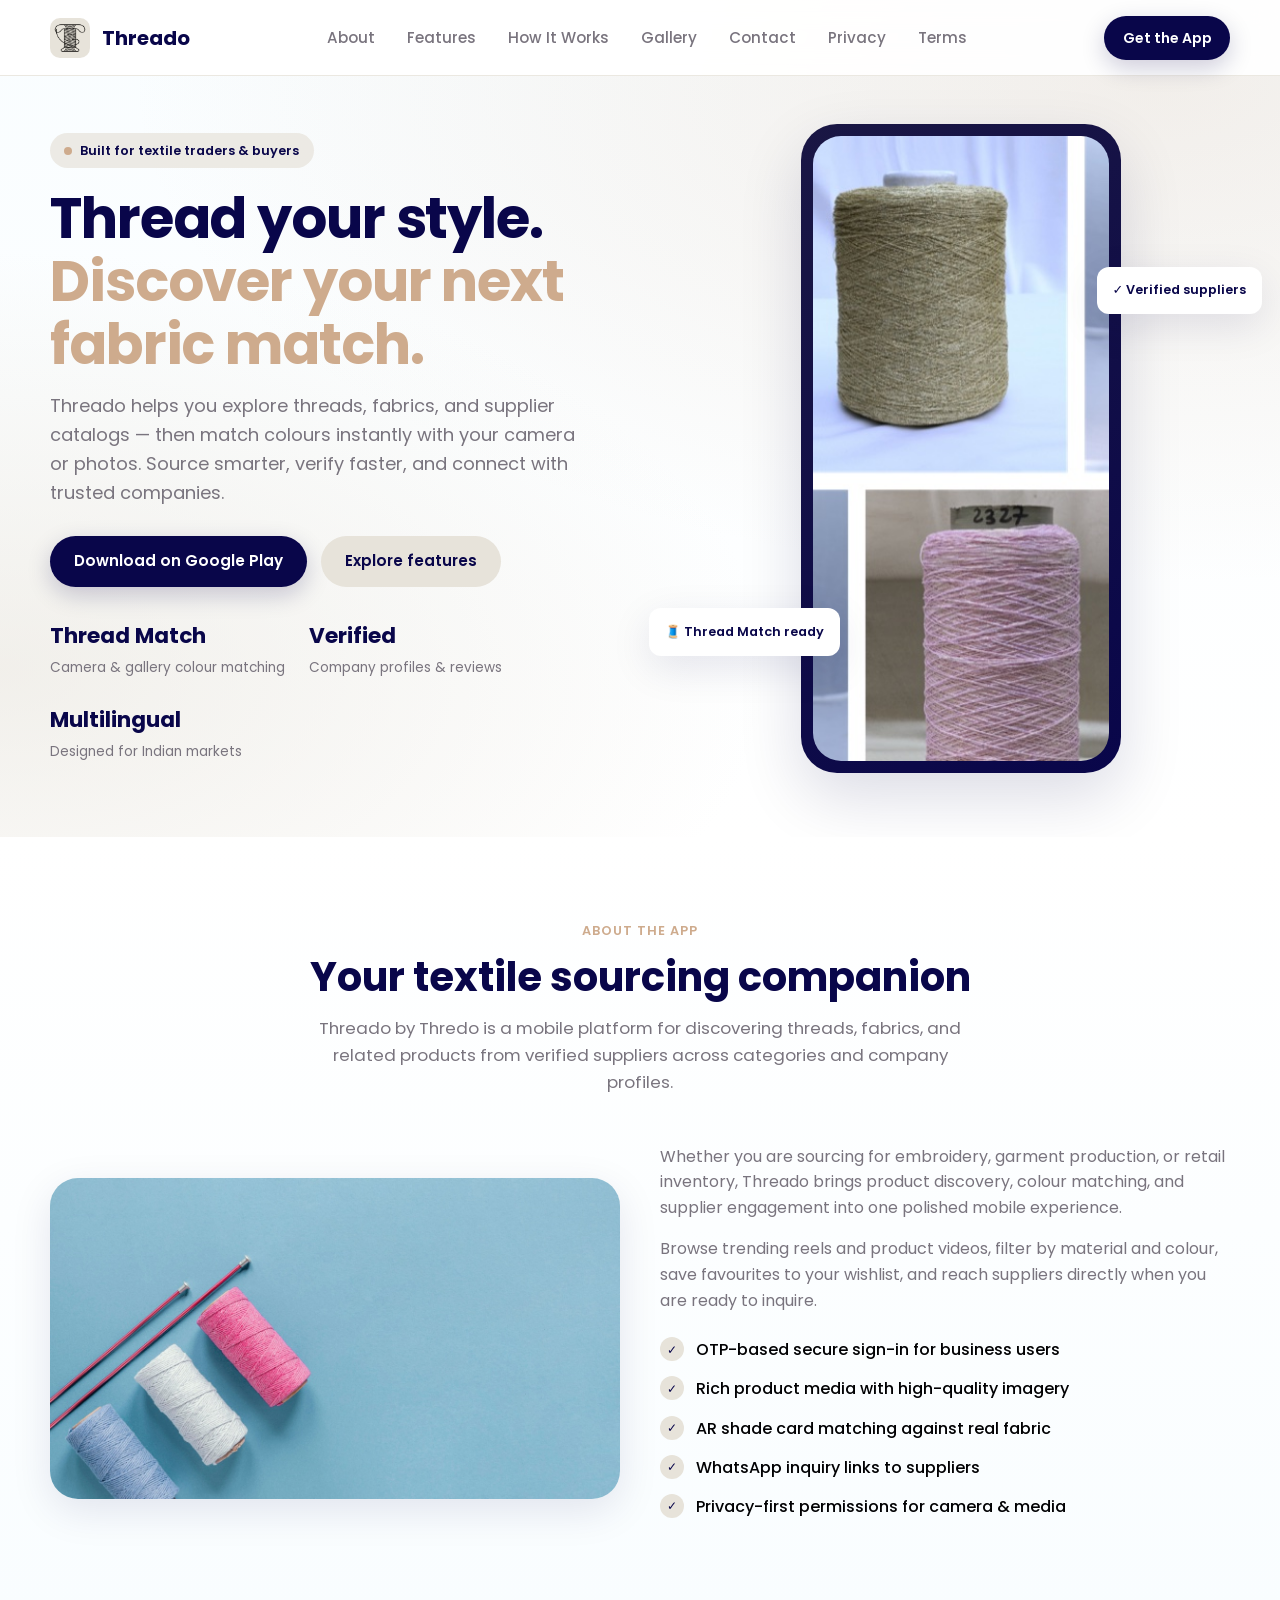
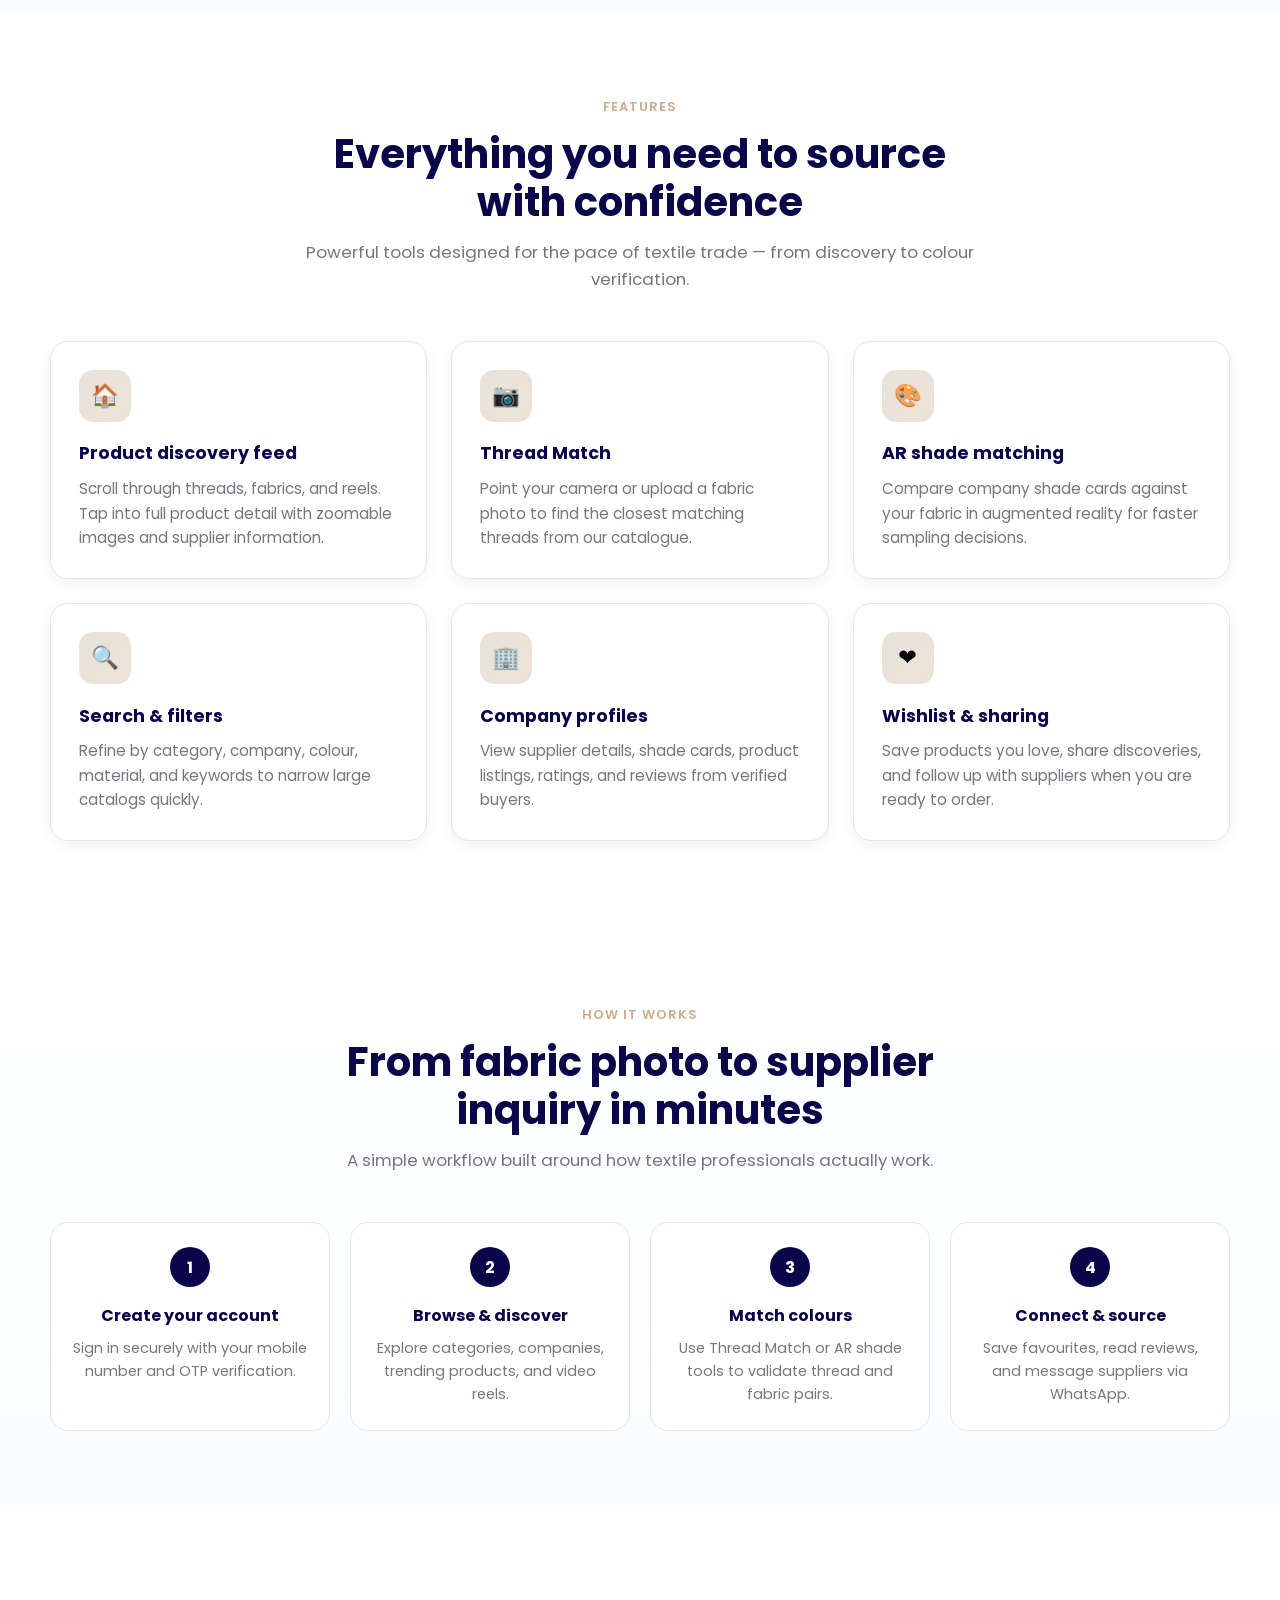
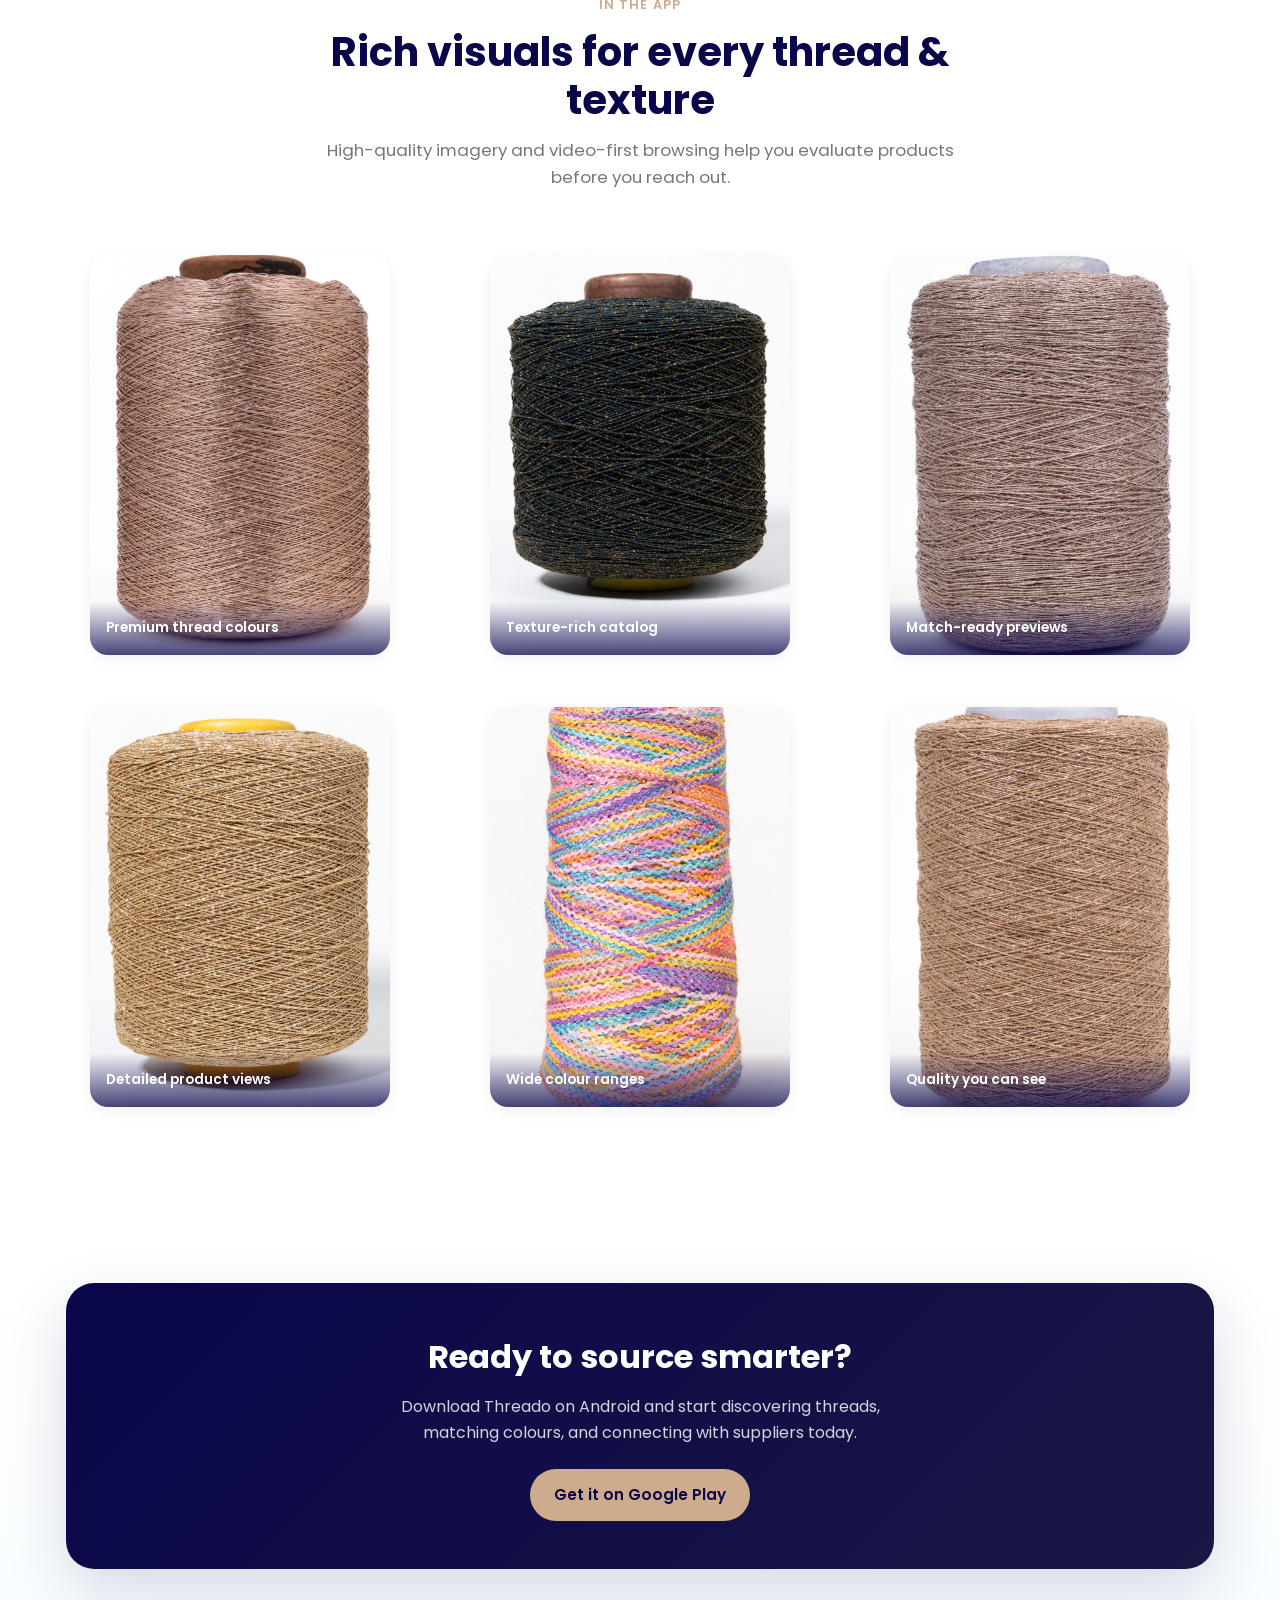
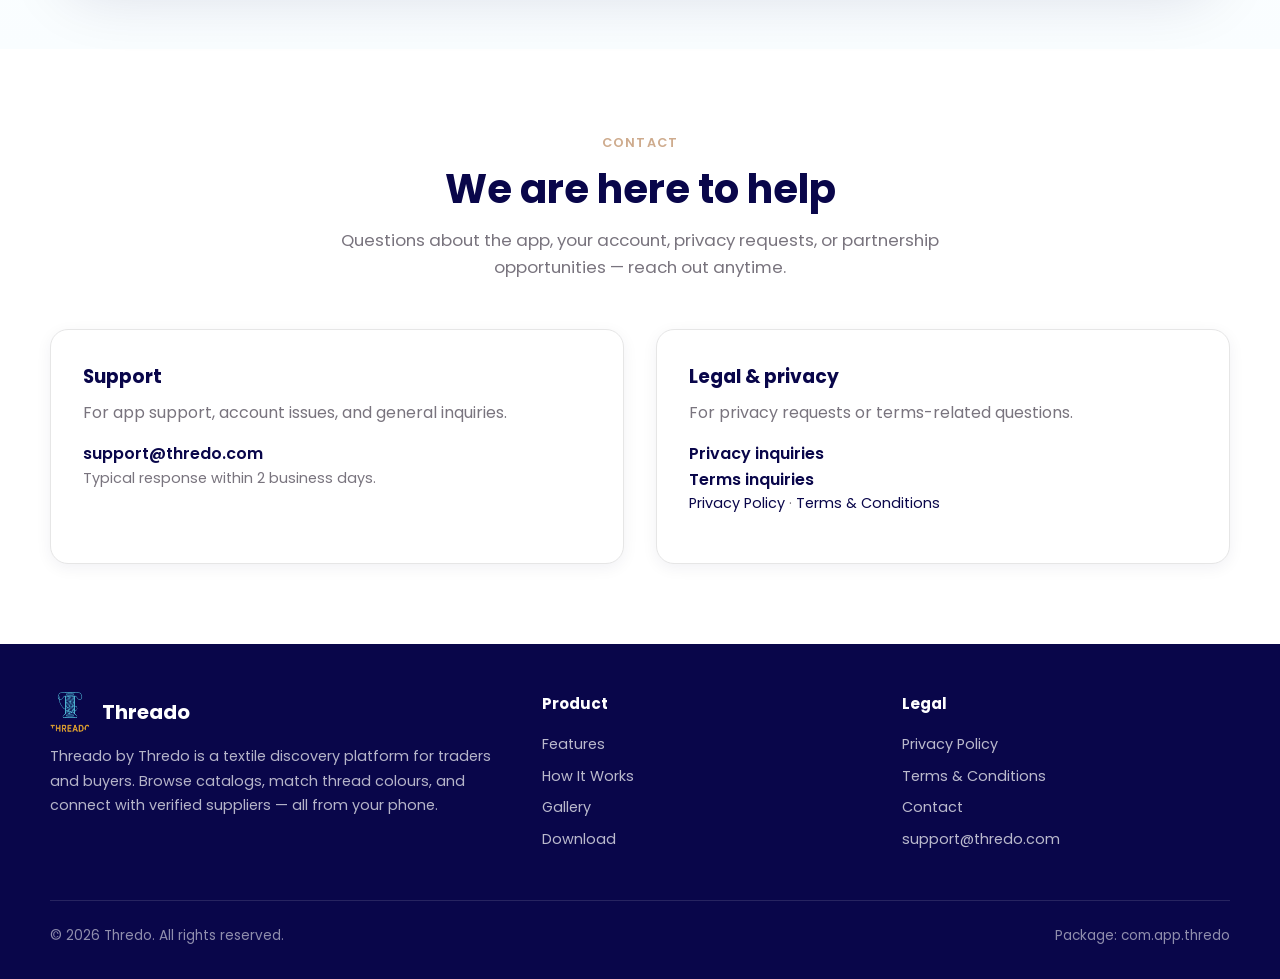
<file: website/website/index.html>
<!DOCTYPE html>
<html lang="en">
<head>
  <meta charset="UTF-8">
  <meta name="viewport" content="width=device-width, initial-scale=1.0">
  <meta name="description" content="Threado by Thredo — discover threads, fabrics, and suppliers. Match thread colours with your camera, browse catalogs, save wishlists, and connect with verified textile companies.">
  <meta name="keywords" content="Threado, Thredo, textile, thread, fabric, colour match, sourcing, B2B">
  <meta name="author" content="Thredo">
  <meta name="theme-color" content="#09064A">

  <meta property="og:type" content="website">
  <meta property="og:title" content="Threado — Thread your style. Discover your next fabric match.">
  <meta property="og:description" content="The modern textile discovery app for traders and buyers. Browse products, match threads, and connect with suppliers.">
  <meta property="og:image" content="assets/images/app-icon.png">
  <meta property="og:url" content="https://thredo.com/">

  <link rel="icon" type="image/png" href="assets/images/app-icon.png">
  <link rel="apple-touch-icon" href="assets/images/app-icon.png">
  <link rel="stylesheet" href="css/styles.css">
  <title>Threado — Textile &amp; Thread Discovery App | Thredo</title>
</head>
<body>
  <a class="skip-link" href="#main">Skip to content</a>

  <header class="site-header">
    <div class="container header-inner">
      <a class="brand" href="index.html" aria-label="Threado home">
        <img src="assets/images/app-icon.png" alt="Threado app icon" width="40" height="40">
        Threado
      </a>

      <nav class="nav-desktop" aria-label="Primary">
        <a href="#about">About</a>
        <a href="#features">Features</a>
        <a href="#how-it-works">How It Works</a>
        <a href="#screenshots">Gallery</a>
        <a href="#contact">Contact</a>
        <a href="privacy.html">Privacy</a>
        <a href="terms.html">Terms</a>
      </nav>

      <a class="btn btn-primary btn-sm" href="#download">Get the App</a>

      <button class="nav-toggle" type="button" aria-label="Open menu" aria-expanded="false" aria-controls="mobile-nav">
        <span></span>
        <span></span>
        <span></span>
      </button>
    </div>

    <nav id="mobile-nav" class="nav-mobile" aria-label="Mobile">
      <a href="#about">About</a>
      <a href="#features">Features</a>
      <a href="#how-it-works">How It Works</a>
      <a href="#screenshots">Gallery</a>
      <a href="#contact">Contact</a>
      <a href="privacy.html">Privacy Policy</a>
      <a href="terms.html">Terms &amp; Conditions</a>
      <a href="#download">Get the App</a>
    </nav>
  </header>

  <main id="main">
    <section class="hero">
      <div class="container hero-grid">
        <div class="hero-copy reveal">
          <div class="hero-badge">Built for textile traders &amp; buyers</div>
          <h1>Thread your style.<br><span>Discover your next fabric match.</span></h1>
          <p class="hero-lead">
            Threado helps you explore threads, fabrics, and supplier catalogs — then match colours instantly with your camera or photos. Source smarter, verify faster, and connect with trusted companies.
          </p>
          <div class="hero-actions">
            <a class="btn btn-primary" href="#download">Download on Google Play</a>
            <a class="btn btn-secondary" href="#features">Explore features</a>
          </div>
          <div class="hero-stats">
            <div class="stat">
              <strong>Thread Match</strong>
              <span>Camera &amp; gallery colour matching</span>
            </div>
            <div class="stat">
              <strong>Verified</strong>
              <span>Company profiles &amp; reviews</span>
            </div>
            <div class="stat">
              <strong>Multilingual</strong>
              <span>Designed for Indian markets</span>
            </div>
          </div>
        </div>

        <div class="hero-visual reveal">
          <div class="phone-frame">
            <div class="phone-screen">
              <img src="assets/images/hero-phone-web.jpg" alt="Threado app welcome screen preview" width="296" height="624" loading="eager">
            </div>
          </div>
          <div class="floating-card floating-card--left">🧵 Thread Match ready</div>
          <div class="floating-card floating-card--right">✓ Verified suppliers</div>
        </div>
      </div>
    </section>

    <section id="about" class="section section-alt">
      <div class="container">
        <div class="section-header reveal">
          <span class="section-label">About the app</span>
          <h2>Your textile sourcing companion</h2>
          <p>Threado by Thredo is a mobile platform for discovering threads, fabrics, and related products from verified suppliers across categories and company profiles.</p>
        </div>

        <div class="about-grid">
          <div class="about-image reveal">
            <img src="assets/images/banner-web.jpg" alt="Thread and fabric catalog preview in Threado" width="800" height="450" loading="lazy">
          </div>
          <div class="about-content reveal">
            <p>
              Whether you are sourcing for embroidery, garment production, or retail inventory, Threado brings product discovery, colour matching, and supplier engagement into one polished mobile experience.
            </p>
            <p>
              Browse trending reels and product videos, filter by material and colour, save favourites to your wishlist, and reach suppliers directly when you are ready to inquire.
            </p>
            <ul class="about-list">
              <li>OTP-based secure sign-in for business users</li>
              <li>Rich product media with high-quality imagery</li>
              <li>AR shade card matching against real fabric</li>
              <li>WhatsApp inquiry links to suppliers</li>
              <li>Privacy-first permissions for camera &amp; media</li>
            </ul>
          </div>
        </div>
      </div>
    </section>

    <section id="features" class="section">
      <div class="container">
        <div class="section-header reveal">
          <span class="section-label">Features</span>
          <h2>Everything you need to source with confidence</h2>
          <p>Powerful tools designed for the pace of textile trade — from discovery to colour verification.</p>
        </div>

        <div class="features-grid">
          <article class="feature-card reveal">
            <div class="feature-icon" aria-hidden="true">🏠</div>
            <h3>Product discovery feed</h3>
            <p>Scroll through threads, fabrics, and reels. Tap into full product detail with zoomable images and supplier information.</p>
          </article>
          <article class="feature-card reveal">
            <div class="feature-icon" aria-hidden="true">📷</div>
            <h3>Thread Match</h3>
            <p>Point your camera or upload a fabric photo to find the closest matching threads from our catalogue.</p>
          </article>
          <article class="feature-card reveal">
            <div class="feature-icon" aria-hidden="true">🎨</div>
            <h3>AR shade matching</h3>
            <p>Compare company shade cards against your fabric in augmented reality for faster sampling decisions.</p>
          </article>
          <article class="feature-card reveal">
            <div class="feature-icon" aria-hidden="true">🔍</div>
            <h3>Search &amp; filters</h3>
            <p>Refine by category, company, colour, material, and keywords to narrow large catalogs quickly.</p>
          </article>
          <article class="feature-card reveal">
            <div class="feature-icon" aria-hidden="true">🏢</div>
            <h3>Company profiles</h3>
            <p>View supplier details, shade cards, product listings, ratings, and reviews from verified buyers.</p>
          </article>
          <article class="feature-card reveal">
            <div class="feature-icon" aria-hidden="true">❤️</div>
            <h3>Wishlist &amp; sharing</h3>
            <p>Save products you love, share discoveries, and follow up with suppliers when you are ready to order.</p>
          </article>
        </div>
      </div>
    </section>

    <section id="how-it-works" class="section section-alt">
      <div class="container">
        <div class="section-header reveal">
          <span class="section-label">How it works</span>
          <h2>From fabric photo to supplier inquiry in minutes</h2>
          <p>A simple workflow built around how textile professionals actually work.</p>
        </div>

        <div class="steps">
          <article class="step-card reveal">
            <h3>Create your account</h3>
            <p>Sign in securely with your mobile number and OTP verification.</p>
          </article>
          <article class="step-card reveal">
            <h3>Browse &amp; discover</h3>
            <p>Explore categories, companies, trending products, and video reels.</p>
          </article>
          <article class="step-card reveal">
            <h3>Match colours</h3>
            <p>Use Thread Match or AR shade tools to validate thread and fabric pairs.</p>
          </article>
          <article class="step-card reveal">
            <h3>Connect &amp; source</h3>
            <p>Save favourites, read reviews, and message suppliers via WhatsApp.</p>
          </article>
        </div>
      </div>
    </section>

    <section id="screenshots" class="section">
      <div class="container">
        <div class="section-header reveal">
          <span class="section-label">In the app</span>
          <h2>Rich visuals for every thread &amp; texture</h2>
          <p>High-quality imagery and video-first browsing help you evaluate products before you reach out.</p>
        </div>

        <div class="gallery">
          <figure class="gallery-item reveal">
            <img src="assets/images/thumb_img_thread_1.jpg" alt="Premium thread colour swatch" width="400" height="533" loading="lazy">
            <figcaption class="gallery-caption">Premium thread colours</figcaption>
          </figure>
          <figure class="gallery-item reveal">
            <img src="assets/images/thumb_img_thread_3.jpg" alt="Embroidery thread texture detail" width="400" height="533" loading="lazy">
            <figcaption class="gallery-caption">Texture-rich catalog</figcaption>
          </figure>
          <figure class="gallery-item reveal">
            <img src="assets/images/thumb_img_thread_5.jpg" alt="Fabric and thread pairing preview" width="400" height="533" loading="lazy">
            <figcaption class="gallery-caption">Match-ready previews</figcaption>
          </figure>
          <figure class="gallery-item reveal">
            <img src="assets/images/thumb_img_thread_2.jpg" alt="Thread spool product listing" width="400" height="533" loading="lazy">
            <figcaption class="gallery-caption">Detailed product views</figcaption>
          </figure>
          <figure class="gallery-item reveal">
            <img src="assets/images/thumb_img_thread_4.jpg" alt="Colour palette thread collection" width="400" height="533" loading="lazy">
            <figcaption class="gallery-caption">Wide colour ranges</figcaption>
          </figure>
          <figure class="gallery-item reveal">
            <img src="assets/images/thumb_img_thread_6.jpg" alt="Thread quality close-up" width="400" height="533" loading="lazy">
            <figcaption class="gallery-caption">Quality you can see</figcaption>
          </figure>
        </div>
      </div>
    </section>

    <section id="download" class="section section-alt">
      <div class="container">
        <div class="cta-band reveal">
          <h2>Ready to source smarter?</h2>
          <p>Download Threado on Android and start discovering threads, matching colours, and connecting with suppliers today.</p>
          <a class="btn btn-primary" href="https://play.google.com/store/apps/details?id=com.app.thredo" rel="noopener noreferrer" target="_blank">
            Get it on Google Play
          </a>
        </div>
      </div>
    </section>

    <section id="contact" class="section">
      <div class="container">
        <div class="section-header reveal">
          <span class="section-label">Contact</span>
          <h2>We are here to help</h2>
          <p>Questions about the app, your account, privacy requests, or partnership opportunities — reach out anytime.</p>
        </div>

        <div class="contact-grid">
          <div class="contact-card reveal">
            <h3>Support</h3>
            <p>For app support, account issues, and general inquiries.</p>
            <a class="contact-link" href="mailto:support@thredo.com">support@thredo.com</a>
            <p class="contact-meta">Typical response within 2 business days.</p>
          </div>
          <div class="contact-card reveal">
            <h3>Legal &amp; privacy</h3>
            <p>For privacy requests or terms-related questions.</p>
            <a class="contact-link" href="mailto:support@thredo.com?subject=Privacy%20%E2%80%93%20Threado">Privacy inquiries</a><br>
            <a class="contact-link" href="mailto:support@thredo.com?subject=Terms%20%E2%80%93%20Threado">Terms inquiries</a>
            <p class="contact-meta">
              <a href="privacy.html">Privacy Policy</a> · <a href="terms.html">Terms &amp; Conditions</a>
            </p>
          </div>
        </div>
      </div>
    </section>
  </main>

  <footer class="site-footer">
    <div class="container">
      <div class="footer-grid">
        <div class="footer-brand">
          <a class="brand" href="index.html">
            <img src="assets/images/logo.png" alt="" width="40" height="40">
            Threado
          </a>
          <p>
            Threado by Thredo is a textile discovery platform for traders and buyers. Browse catalogs, match thread colours, and connect with verified suppliers — all from your phone.
          </p>
        </div>
        <div class="footer-links">
          <h4>Product</h4>
          <a href="#features">Features</a>
          <a href="#how-it-works">How It Works</a>
          <a href="#screenshots">Gallery</a>
          <a href="#download">Download</a>
        </div>
        <div class="footer-links">
          <h4>Legal</h4>
          <a href="privacy.html">Privacy Policy</a>
          <a href="terms.html">Terms &amp; Conditions</a>
          <a href="#contact">Contact</a>
          <a href="mailto:support@thredo.com">support@thredo.com</a>
        </div>
      </div>
      <div class="footer-bottom">
        <span>&copy; <span id="year"></span> Thredo. All rights reserved.</span>
        <span>Package: com.app.thredo</span>
      </div>
    </div>
  </footer>

  <script>
    document.getElementById('year').textContent = new Date().getFullYear();
  </script>
  <script src="js/main.js"></script>
</body>
</html>
</file>
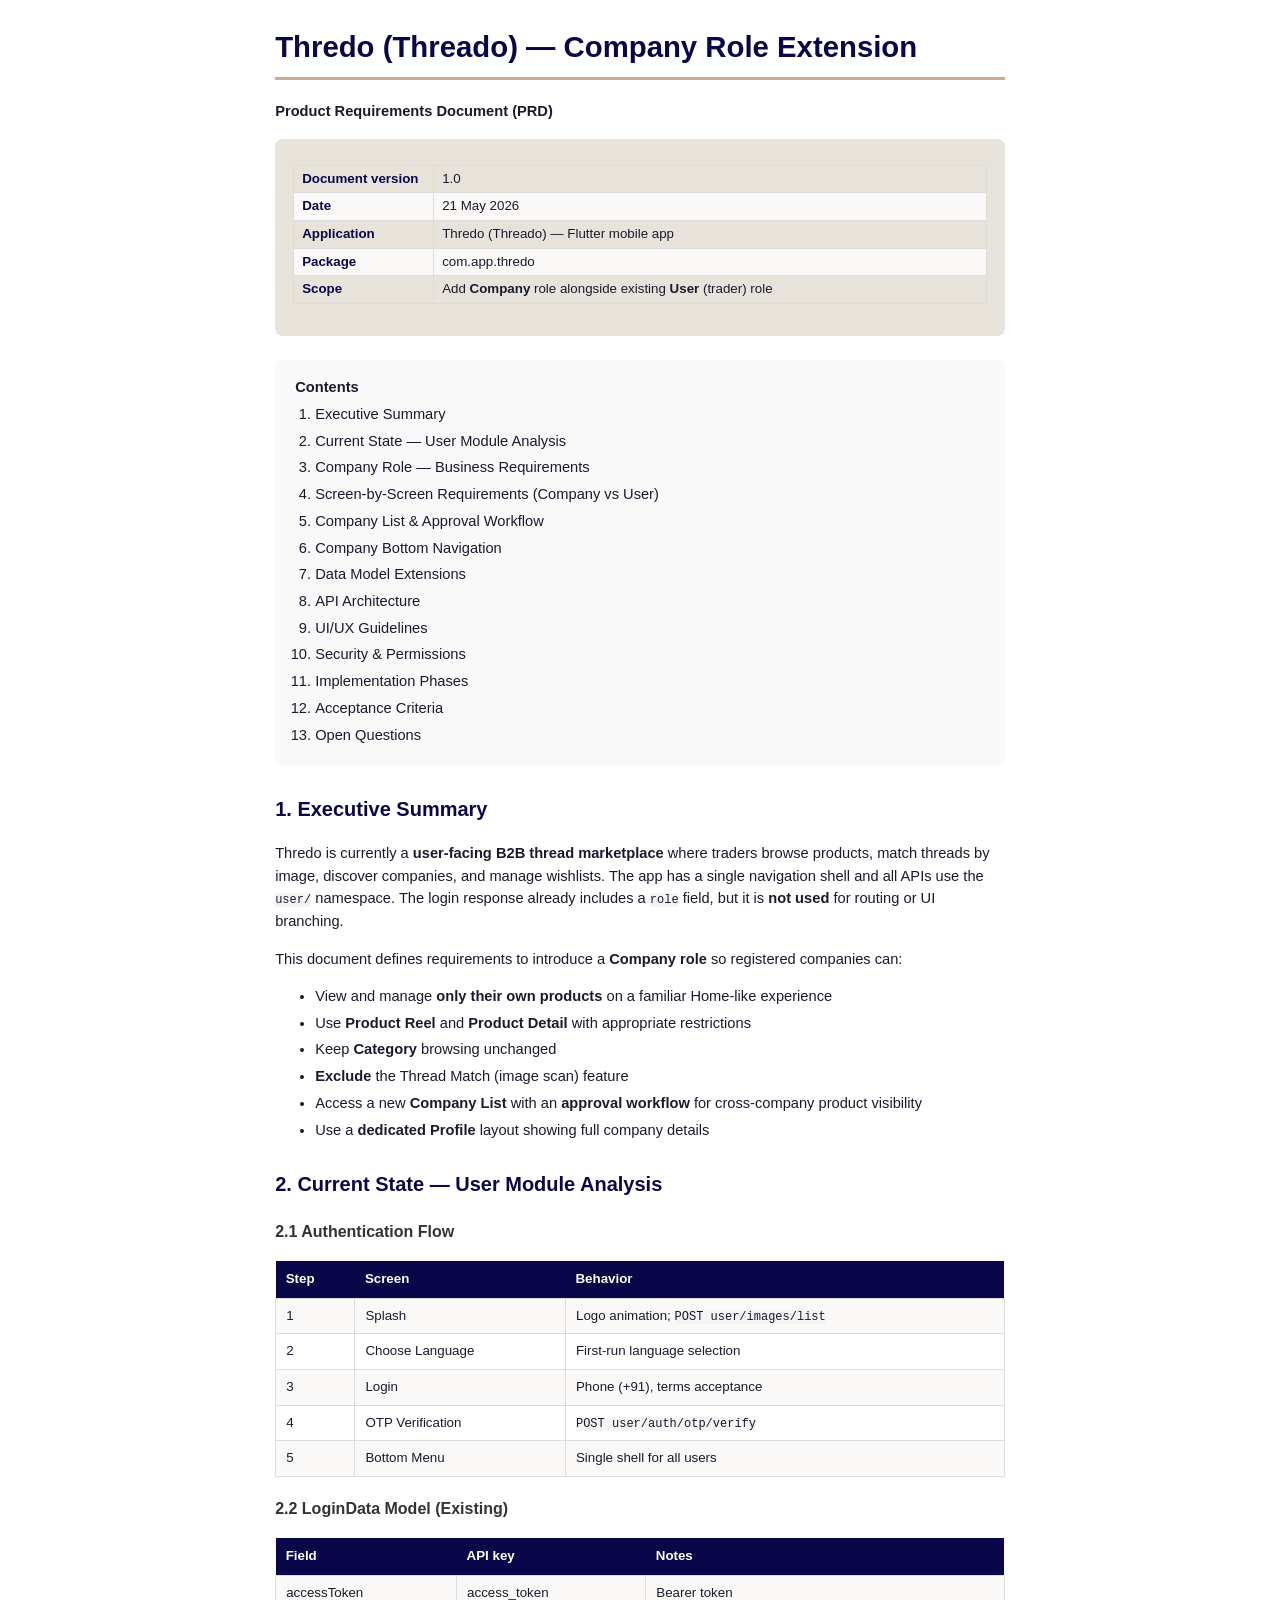
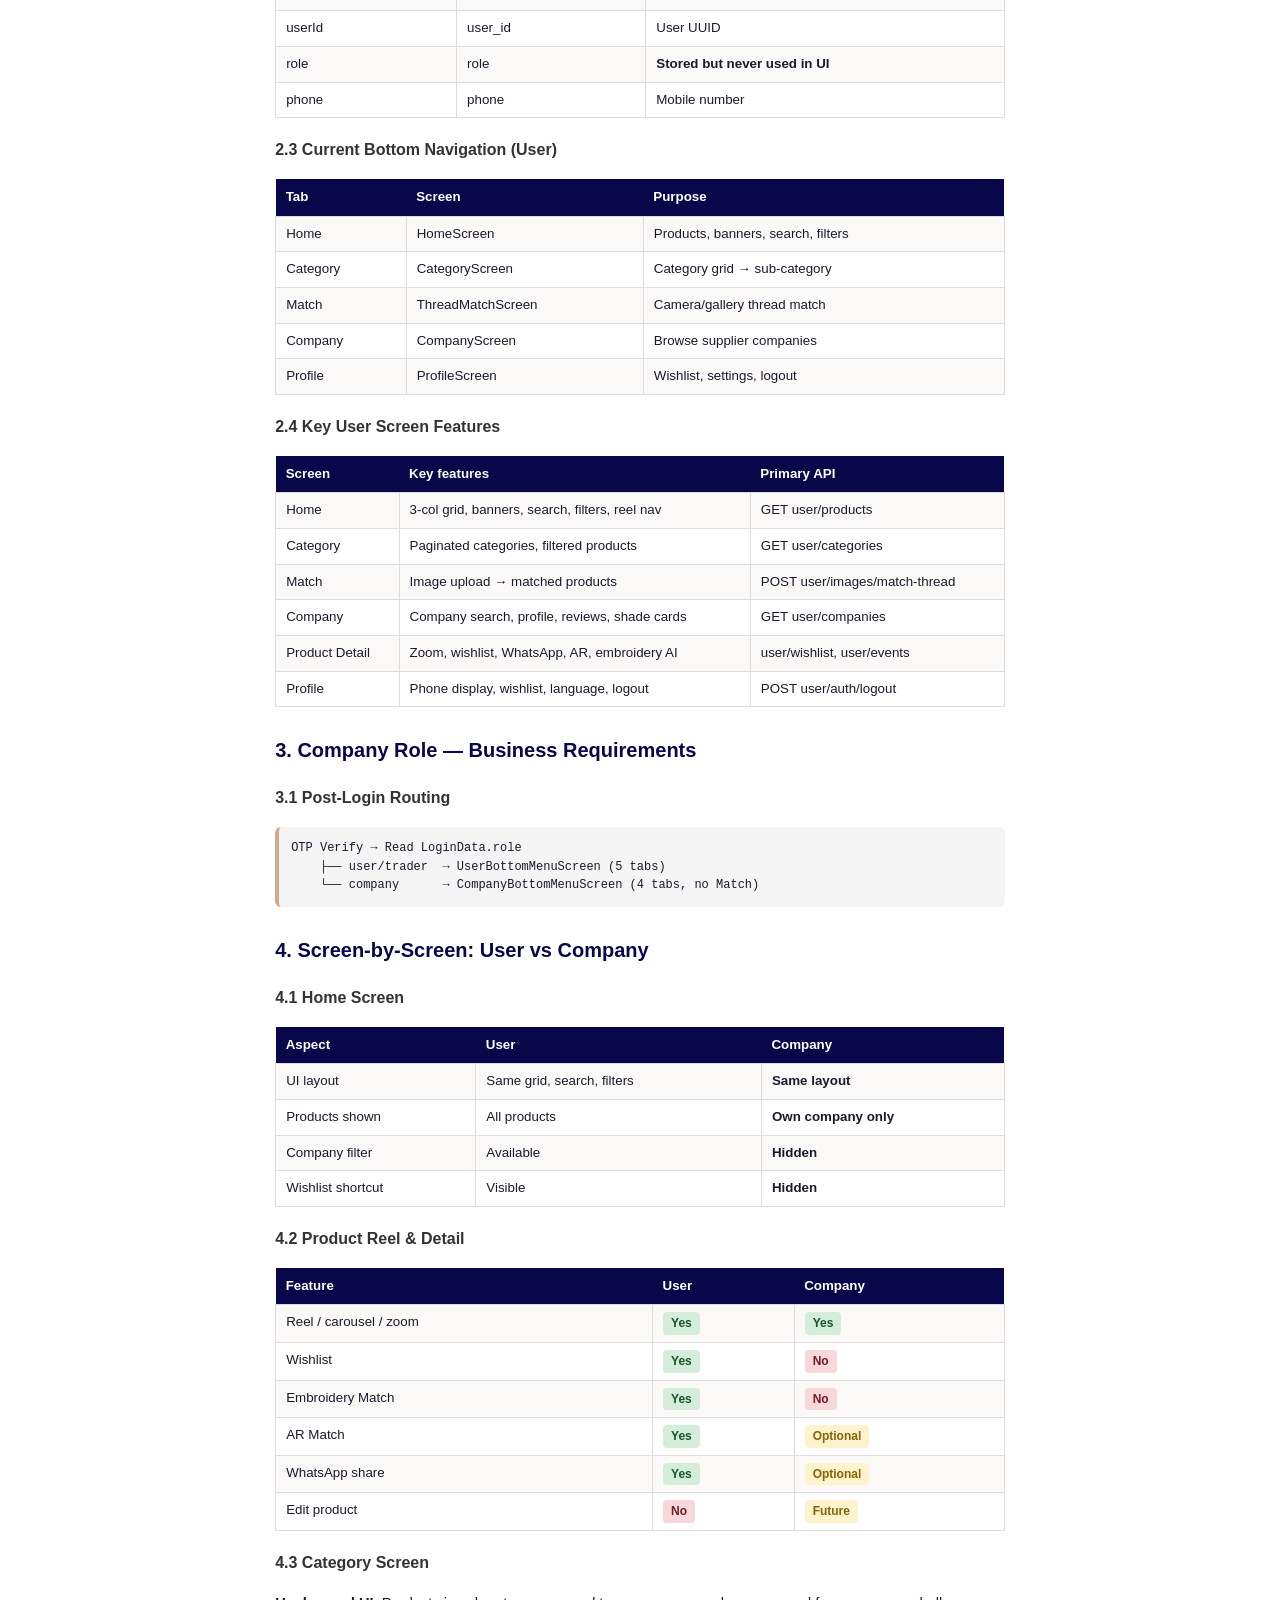
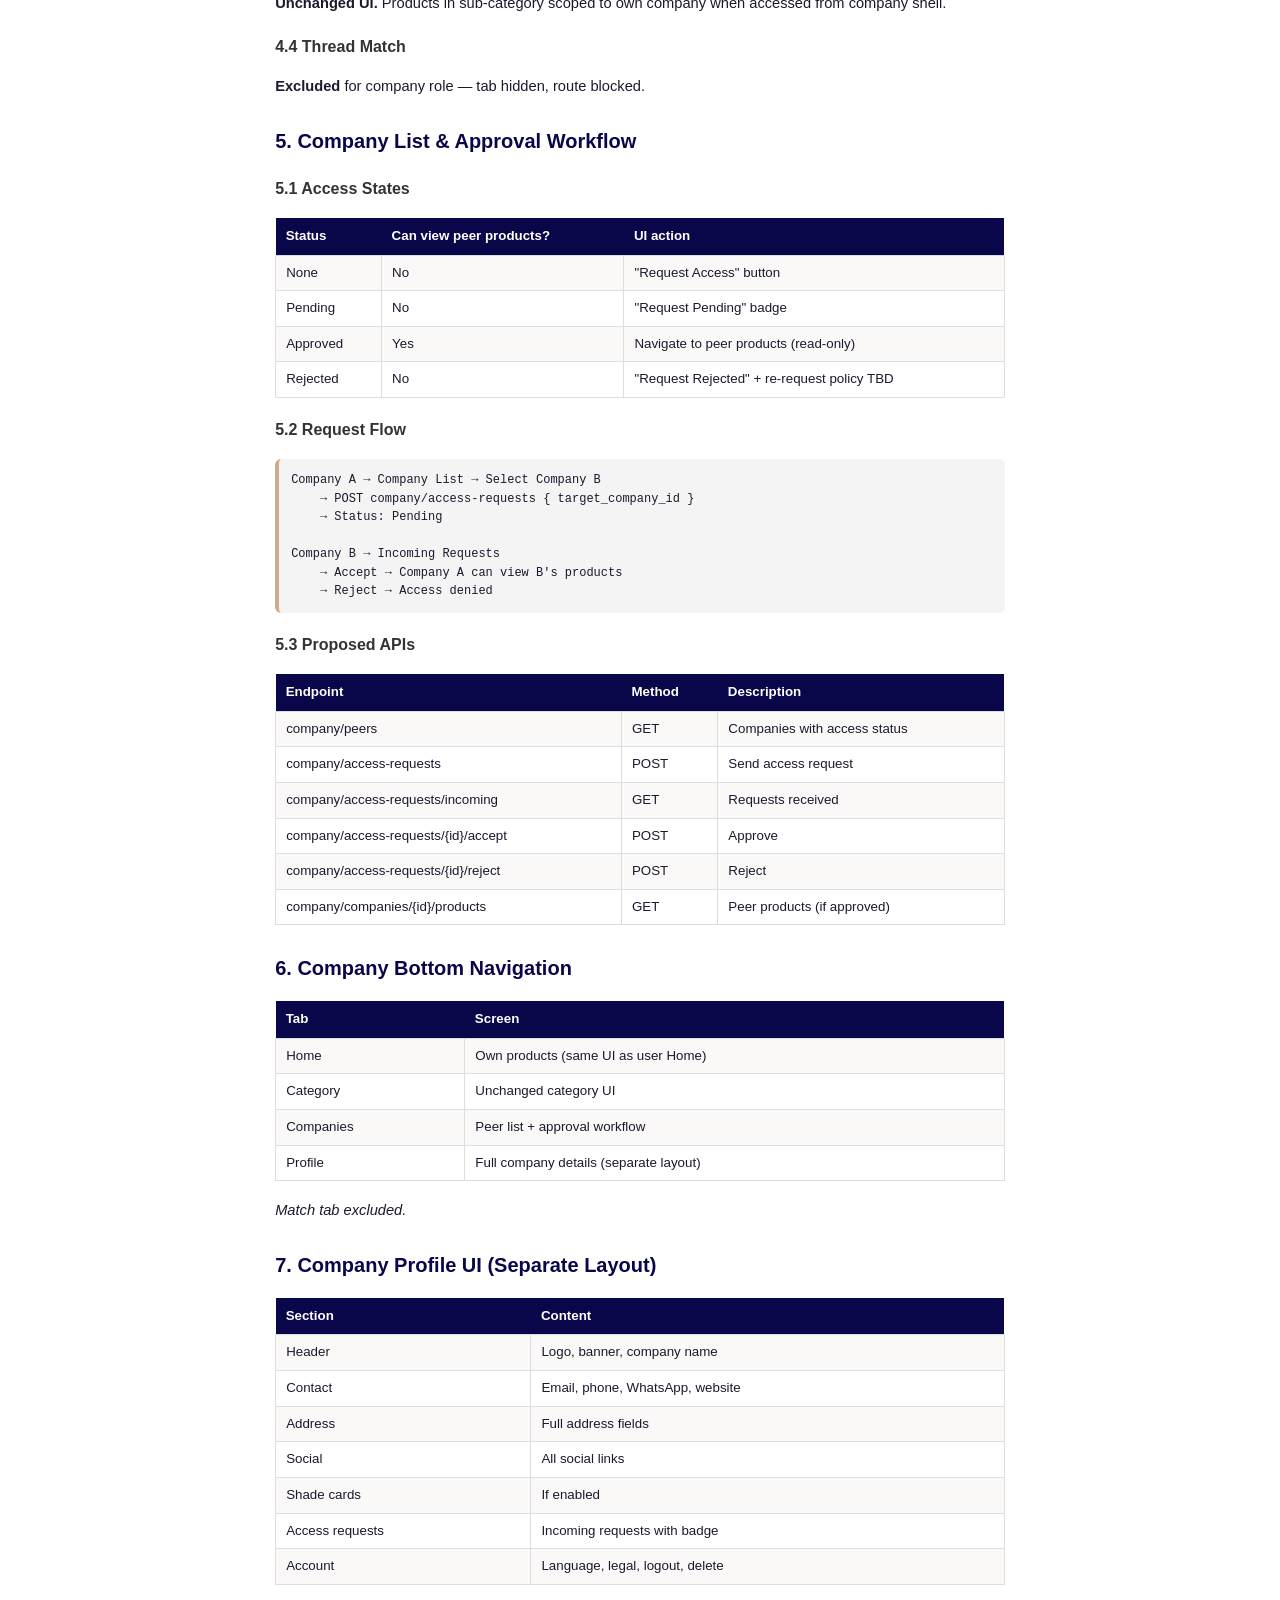
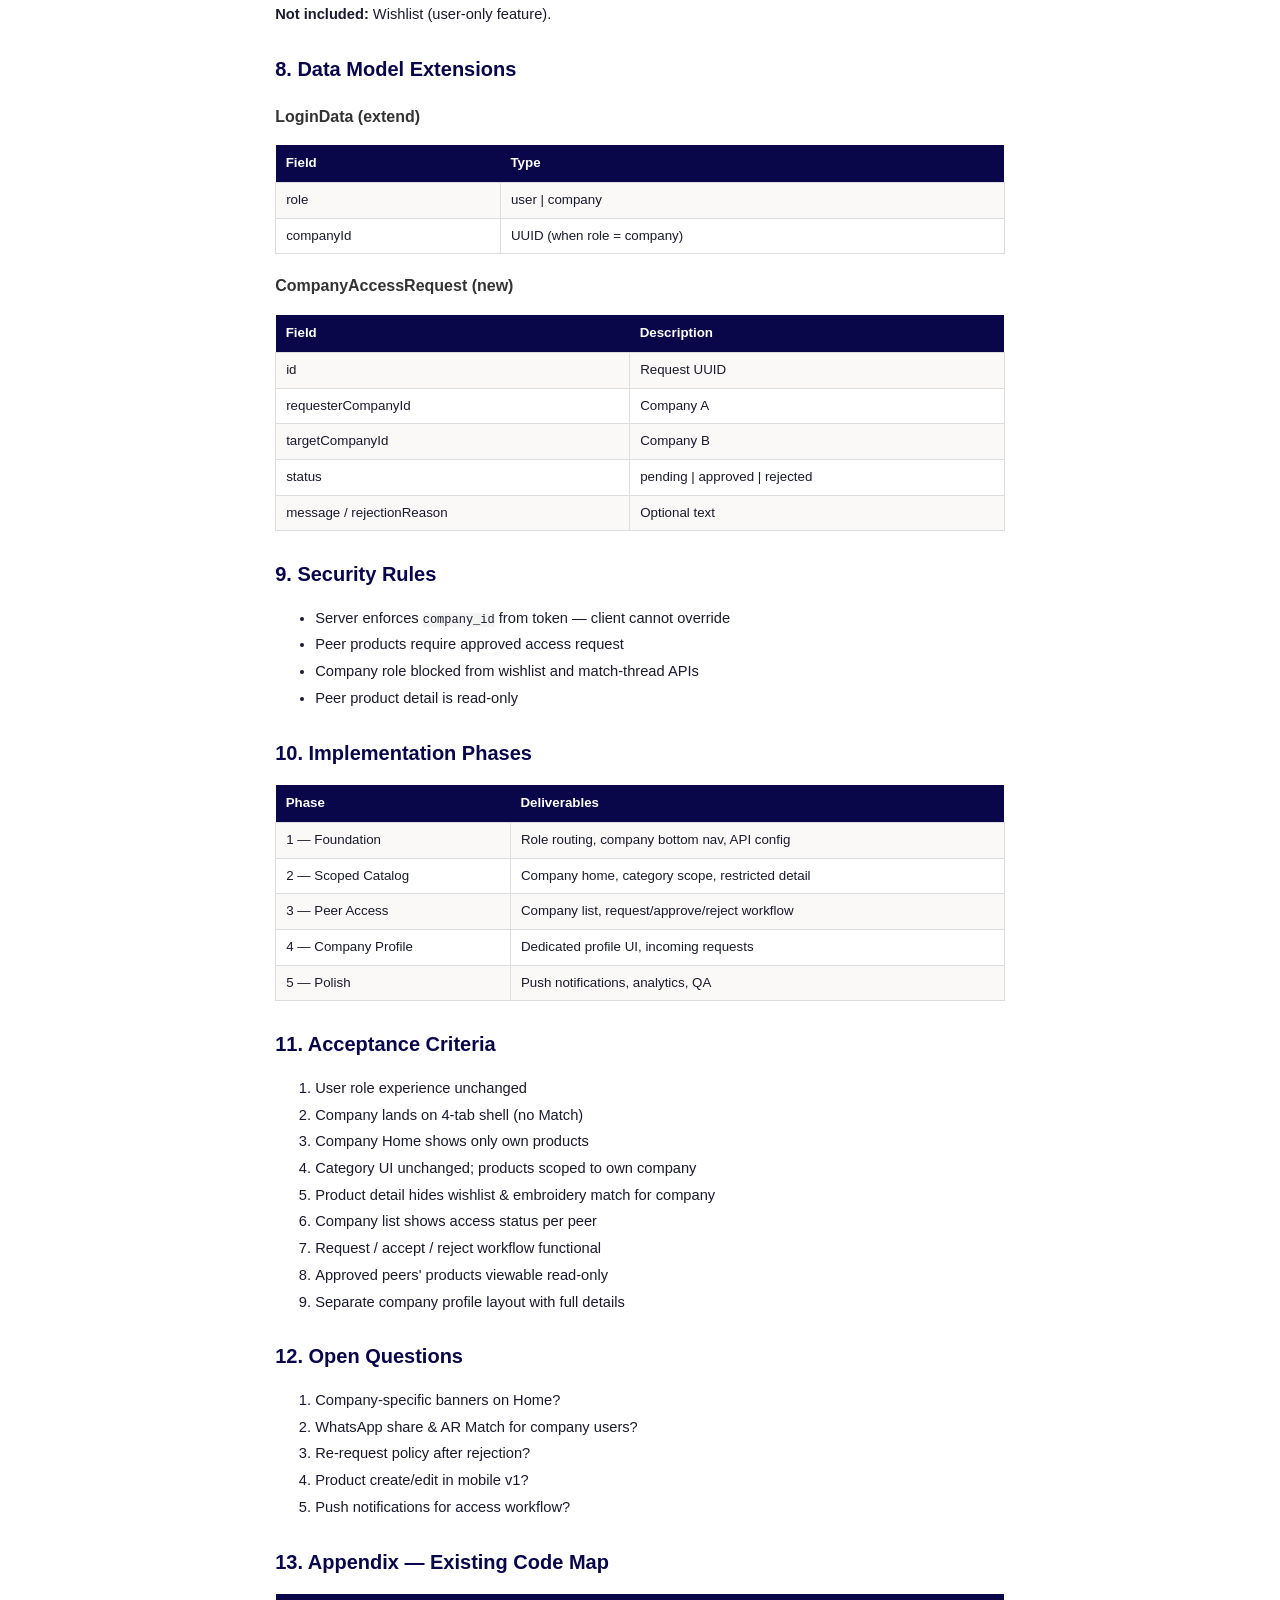
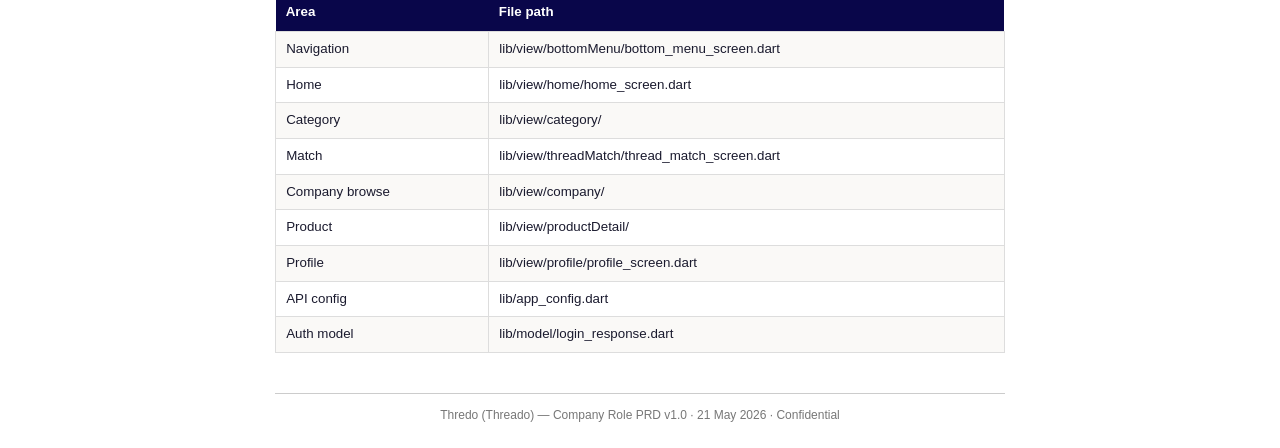
<file: docs/company-role-requirements.html>
<!DOCTYPE html>
<html lang="en">
<head>
  <meta charset="UTF-8" />
  <title>Thredo — Company Role Requirements</title>
  <style>
    @page { margin: 20mm 18mm; size: A4; }
    * { box-sizing: border-box; }
    body {
      font-family: -apple-system, BlinkMacSystemFont, 'Segoe UI', Helvetica, Arial, sans-serif;
      font-size: 11pt;
      line-height: 1.55;
      color: #1a1a2e;
      max-width: 210mm;
      margin: 0 auto;
      padding: 24px 32px;
    }
    h1 { font-size: 22pt; color: #09064A; border-bottom: 3px solid #CEAB8D; padding-bottom: 8px; margin-top: 0; }
    h2 { font-size: 15pt; color: #09064A; margin-top: 28px; page-break-after: avoid; }
    h3 { font-size: 12pt; color: #333; margin-top: 20px; page-break-after: avoid; }
    h4 { font-size: 11pt; color: #555; margin-top: 14px; }
    .meta { background: #E7E3DA; padding: 14px 18px; border-radius: 8px; margin: 16px 0 24px; }
    .meta table { width: 100%; border-collapse: collapse; }
    .meta td { padding: 3px 8px; vertical-align: top; }
    .meta td:first-child { font-weight: 600; width: 140px; color: #09064A; }
    table { width: 100%; border-collapse: collapse; margin: 12px 0 18px; font-size: 10pt; }
    th { background: #09064A; color: #fff; text-align: left; padding: 8px 10px; }
    td { border: 1px solid #ddd; padding: 7px 10px; vertical-align: top; }
    tr:nth-child(even) td { background: #faf9f7; }
    code, pre { font-family: 'SF Mono', Menlo, monospace; font-size: 9pt; background: #f4f4f4; }
    pre { padding: 12px; border-radius: 6px; overflow-x: auto; border-left: 4px solid #CEAB8D; }
    .badge { display: inline-block; padding: 2px 8px; border-radius: 4px; font-size: 9pt; font-weight: 600; }
    .yes { background: #d4edda; color: #155724; }
    .no { background: #f8d7da; color: #721c24; }
    .warn { background: #fff3cd; color: #856404; }
    .toc { background: #f9f9f9; padding: 16px 20px; border-radius: 8px; margin: 20px 0; }
    .toc ol { margin: 0; padding-left: 20px; }
    .toc li { margin: 4px 0; }
    .page-break { page-break-before: always; }
    .footer { margin-top: 40px; padding-top: 12px; border-top: 1px solid #ccc; font-size: 9pt; color: #777; text-align: center; }
    ul { margin: 8px 0; }
    li { margin: 4px 0; }
  </style>
</head>
<body>

<h1>Thredo (Threado) — Company Role Extension</h1>
<p><strong>Product Requirements Document (PRD)</strong></p>

<div class="meta">
  <table>
    <tr><td>Document version</td><td>1.0</td></tr>
    <tr><td>Date</td><td>21 May 2026</td></tr>
    <tr><td>Application</td><td>Thredo (Threado) — Flutter mobile app</td></tr>
    <tr><td>Package</td><td>com.app.thredo</td></tr>
    <tr><td>Scope</td><td>Add <strong>Company</strong> role alongside existing <strong>User</strong> (trader) role</td></tr>
  </table>
</div>

<div class="toc">
  <strong>Contents</strong>
  <ol>
    <li>Executive Summary</li>
    <li>Current State — User Module Analysis</li>
    <li>Company Role — Business Requirements</li>
    <li>Screen-by-Screen Requirements (Company vs User)</li>
    <li>Company List &amp; Approval Workflow</li>
    <li>Company Bottom Navigation</li>
    <li>Data Model Extensions</li>
    <li>API Architecture</li>
    <li>UI/UX Guidelines</li>
    <li>Security &amp; Permissions</li>
    <li>Implementation Phases</li>
    <li>Acceptance Criteria</li>
    <li>Open Questions</li>
  </ol>
</div>

<h2>1. Executive Summary</h2>
<p>Thredo is currently a <strong>user-facing B2B thread marketplace</strong> where traders browse products, match threads by image, discover companies, and manage wishlists. The app has a single navigation shell and all APIs use the <code>user/</code> namespace. The login response already includes a <code>role</code> field, but it is <strong>not used</strong> for routing or UI branching.</p>
<p>This document defines requirements to introduce a <strong>Company role</strong> so registered companies can:</p>
<ul>
  <li>View and manage <strong>only their own products</strong> on a familiar Home-like experience</li>
  <li>Use <strong>Product Reel</strong> and <strong>Product Detail</strong> with appropriate restrictions</li>
  <li>Keep <strong>Category</strong> browsing unchanged</li>
  <li><strong>Exclude</strong> the Thread Match (image scan) feature</li>
  <li>Access a new <strong>Company List</strong> with an <strong>approval workflow</strong> for cross-company product visibility</li>
  <li>Use a <strong>dedicated Profile</strong> layout showing full company details</li>
</ul>

<h2>2. Current State — User Module Analysis</h2>

<h3>2.1 Authentication Flow</h3>
<table>
  <tr><th>Step</th><th>Screen</th><th>Behavior</th></tr>
  <tr><td>1</td><td>Splash</td><td>Logo animation; <code>POST user/images/list</code></td></tr>
  <tr><td>2</td><td>Choose Language</td><td>First-run language selection</td></tr>
  <tr><td>3</td><td>Login</td><td>Phone (+91), terms acceptance</td></tr>
  <tr><td>4</td><td>OTP Verification</td><td><code>POST user/auth/otp/verify</code></td></tr>
  <tr><td>5</td><td>Bottom Menu</td><td>Single shell for all users</td></tr>
</table>

<h3>2.2 LoginData Model (Existing)</h3>
<table>
  <tr><th>Field</th><th>API key</th><th>Notes</th></tr>
  <tr><td>accessToken</td><td>access_token</td><td>Bearer token</td></tr>
  <tr><td>userId</td><td>user_id</td><td>User UUID</td></tr>
  <tr><td>role</td><td>role</td><td><strong>Stored but never used in UI</strong></td></tr>
  <tr><td>phone</td><td>phone</td><td>Mobile number</td></tr>
</table>

<h3>2.3 Current Bottom Navigation (User)</h3>
<table>
  <tr><th>Tab</th><th>Screen</th><th>Purpose</th></tr>
  <tr><td>Home</td><td>HomeScreen</td><td>Products, banners, search, filters</td></tr>
  <tr><td>Category</td><td>CategoryScreen</td><td>Category grid → sub-category</td></tr>
  <tr><td>Match</td><td>ThreadMatchScreen</td><td>Camera/gallery thread match</td></tr>
  <tr><td>Company</td><td>CompanyScreen</td><td>Browse supplier companies</td></tr>
  <tr><td>Profile</td><td>ProfileScreen</td><td>Wishlist, settings, logout</td></tr>
</table>

<h3>2.4 Key User Screen Features</h3>
<table>
  <tr><th>Screen</th><th>Key features</th><th>Primary API</th></tr>
  <tr><td>Home</td><td>3-col grid, banners, search, filters, reel nav</td><td>GET user/products</td></tr>
  <tr><td>Category</td><td>Paginated categories, filtered products</td><td>GET user/categories</td></tr>
  <tr><td>Match</td><td>Image upload → matched products</td><td>POST user/images/match-thread</td></tr>
  <tr><td>Company</td><td>Company search, profile, reviews, shade cards</td><td>GET user/companies</td></tr>
  <tr><td>Product Detail</td><td>Zoom, wishlist, WhatsApp, AR, embroidery AI</td><td>user/wishlist, user/events</td></tr>
  <tr><td>Profile</td><td>Phone display, wishlist, language, logout</td><td>POST user/auth/logout</td></tr>
</table>

<div class="page-break"></div>

<h2>3. Company Role — Business Requirements</h2>

<h3>3.1 Post-Login Routing</h3>
<pre>OTP Verify → Read LoginData.role
    ├── user/trader  → UserBottomMenuScreen (5 tabs)
    └── company      → CompanyBottomMenuScreen (4 tabs, no Match)</pre>

<h2>4. Screen-by-Screen: User vs Company</h2>

<h3>4.1 Home Screen</h3>
<table>
  <tr><th>Aspect</th><th>User</th><th>Company</th></tr>
  <tr><td>UI layout</td><td>Same grid, search, filters</td><td><strong>Same layout</strong></td></tr>
  <tr><td>Products shown</td><td>All products</td><td><strong>Own company only</strong></td></tr>
  <tr><td>Company filter</td><td>Available</td><td><strong>Hidden</strong></td></tr>
  <tr><td>Wishlist shortcut</td><td>Visible</td><td><strong>Hidden</strong></td></tr>
</table>

<h3>4.2 Product Reel &amp; Detail</h3>
<table>
  <tr><th>Feature</th><th>User</th><th>Company</th></tr>
  <tr><td>Reel / carousel / zoom</td><td><span class="badge yes">Yes</span></td><td><span class="badge yes">Yes</span></td></tr>
  <tr><td>Wishlist</td><td><span class="badge yes">Yes</span></td><td><span class="badge no">No</span></td></tr>
  <tr><td>Embroidery Match</td><td><span class="badge yes">Yes</span></td><td><span class="badge no">No</span></td></tr>
  <tr><td>AR Match</td><td><span class="badge yes">Yes</span></td><td><span class="badge warn">Optional</span></td></tr>
  <tr><td>WhatsApp share</td><td><span class="badge yes">Yes</span></td><td><span class="badge warn">Optional</span></td></tr>
  <tr><td>Edit product</td><td><span class="badge no">No</span></td><td><span class="badge warn">Future</span></td></tr>
</table>

<h3>4.3 Category Screen</h3>
<p><strong>Unchanged UI.</strong> Products in sub-category scoped to own company when accessed from company shell.</p>

<h3>4.4 Thread Match</h3>
<p><strong>Excluded</strong> for company role — tab hidden, route blocked.</p>

<h2>5. Company List &amp; Approval Workflow</h2>

<h3>5.1 Access States</h3>
<table>
  <tr><th>Status</th><th>Can view peer products?</th><th>UI action</th></tr>
  <tr><td>None</td><td>No</td><td>"Request Access" button</td></tr>
  <tr><td>Pending</td><td>No</td><td>"Request Pending" badge</td></tr>
  <tr><td>Approved</td><td>Yes</td><td>Navigate to peer products (read-only)</td></tr>
  <tr><td>Rejected</td><td>No</td><td>"Request Rejected" + re-request policy TBD</td></tr>
</table>

<h3>5.2 Request Flow</h3>
<pre>Company A → Company List → Select Company B
    → POST company/access-requests { target_company_id }
    → Status: Pending

Company B → Incoming Requests
    → Accept → Company A can view B's products
    → Reject → Access denied</pre>

<h3>5.3 Proposed APIs</h3>
<table>
  <tr><th>Endpoint</th><th>Method</th><th>Description</th></tr>
  <tr><td>company/peers</td><td>GET</td><td>Companies with access status</td></tr>
  <tr><td>company/access-requests</td><td>POST</td><td>Send access request</td></tr>
  <tr><td>company/access-requests/incoming</td><td>GET</td><td>Requests received</td></tr>
  <tr><td>company/access-requests/{id}/accept</td><td>POST</td><td>Approve</td></tr>
  <tr><td>company/access-requests/{id}/reject</td><td>POST</td><td>Reject</td></tr>
  <tr><td>company/companies/{id}/products</td><td>GET</td><td>Peer products (if approved)</td></tr>
</table>

<div class="page-break"></div>

<h2>6. Company Bottom Navigation</h2>
<table>
  <tr><th>Tab</th><th>Screen</th></tr>
  <tr><td>Home</td><td>Own products (same UI as user Home)</td></tr>
  <tr><td>Category</td><td>Unchanged category UI</td></tr>
  <tr><td>Companies</td><td>Peer list + approval workflow</td></tr>
  <tr><td>Profile</td><td>Full company details (separate layout)</td></tr>
</table>
<p><em>Match tab excluded.</em></p>

<h2>7. Company Profile UI (Separate Layout)</h2>
<table>
  <tr><th>Section</th><th>Content</th></tr>
  <tr><td>Header</td><td>Logo, banner, company name</td></tr>
  <tr><td>Contact</td><td>Email, phone, WhatsApp, website</td></tr>
  <tr><td>Address</td><td>Full address fields</td></tr>
  <tr><td>Social</td><td>All social links</td></tr>
  <tr><td>Shade cards</td><td>If enabled</td></tr>
  <tr><td>Access requests</td><td>Incoming requests with badge</td></tr>
  <tr><td>Account</td><td>Language, legal, logout, delete</td></tr>
</table>
<p><strong>Not included:</strong> Wishlist (user-only feature).</p>

<h2>8. Data Model Extensions</h2>
<h3>LoginData (extend)</h3>
<table>
  <tr><th>Field</th><th>Type</th></tr>
  <tr><td>role</td><td>user | company</td></tr>
  <tr><td>companyId</td><td>UUID (when role = company)</td></tr>
</table>

<h3>CompanyAccessRequest (new)</h3>
<table>
  <tr><th>Field</th><th>Description</th></tr>
  <tr><td>id</td><td>Request UUID</td></tr>
  <tr><td>requesterCompanyId</td><td>Company A</td></tr>
  <tr><td>targetCompanyId</td><td>Company B</td></tr>
  <tr><td>status</td><td>pending | approved | rejected</td></tr>
  <tr><td>message / rejectionReason</td><td>Optional text</td></tr>
</table>

<h2>9. Security Rules</h2>
<ul>
  <li>Server enforces <code>company_id</code> from token — client cannot override</li>
  <li>Peer products require approved access request</li>
  <li>Company role blocked from wishlist and match-thread APIs</li>
  <li>Peer product detail is read-only</li>
</ul>

<h2>10. Implementation Phases</h2>
<table>
  <tr><th>Phase</th><th>Deliverables</th></tr>
  <tr><td>1 — Foundation</td><td>Role routing, company bottom nav, API config</td></tr>
  <tr><td>2 — Scoped Catalog</td><td>Company home, category scope, restricted detail</td></tr>
  <tr><td>3 — Peer Access</td><td>Company list, request/approve/reject workflow</td></tr>
  <tr><td>4 — Company Profile</td><td>Dedicated profile UI, incoming requests</td></tr>
  <tr><td>5 — Polish</td><td>Push notifications, analytics, QA</td></tr>
</table>

<h2>11. Acceptance Criteria</h2>
<ol>
  <li>User role experience unchanged</li>
  <li>Company lands on 4-tab shell (no Match)</li>
  <li>Company Home shows only own products</li>
  <li>Category UI unchanged; products scoped to own company</li>
  <li>Product detail hides wishlist &amp; embroidery match for company</li>
  <li>Company list shows access status per peer</li>
  <li>Request / accept / reject workflow functional</li>
  <li>Approved peers' products viewable read-only</li>
  <li>Separate company profile layout with full details</li>
</ol>

<h2>12. Open Questions</h2>
<ol>
  <li>Company-specific banners on Home?</li>
  <li>WhatsApp share &amp; AR Match for company users?</li>
  <li>Re-request policy after rejection?</li>
  <li>Product create/edit in mobile v1?</li>
  <li>Push notifications for access workflow?</li>
</ol>

<h2>13. Appendix — Existing Code Map</h2>
<table>
  <tr><th>Area</th><th>File path</th></tr>
  <tr><td>Navigation</td><td>lib/view/bottomMenu/bottom_menu_screen.dart</td></tr>
  <tr><td>Home</td><td>lib/view/home/home_screen.dart</td></tr>
  <tr><td>Category</td><td>lib/view/category/</td></tr>
  <tr><td>Match</td><td>lib/view/threadMatch/thread_match_screen.dart</td></tr>
  <tr><td>Company browse</td><td>lib/view/company/</td></tr>
  <tr><td>Product</td><td>lib/view/productDetail/</td></tr>
  <tr><td>Profile</td><td>lib/view/profile/profile_screen.dart</td></tr>
  <tr><td>API config</td><td>lib/app_config.dart</td></tr>
  <tr><td>Auth model</td><td>lib/model/login_response.dart</td></tr>
</table>

<div class="footer">
  Thredo (Threado) — Company Role PRD v1.0 · 21 May 2026 · Confidential
</div>

</body>
</html>
</file>
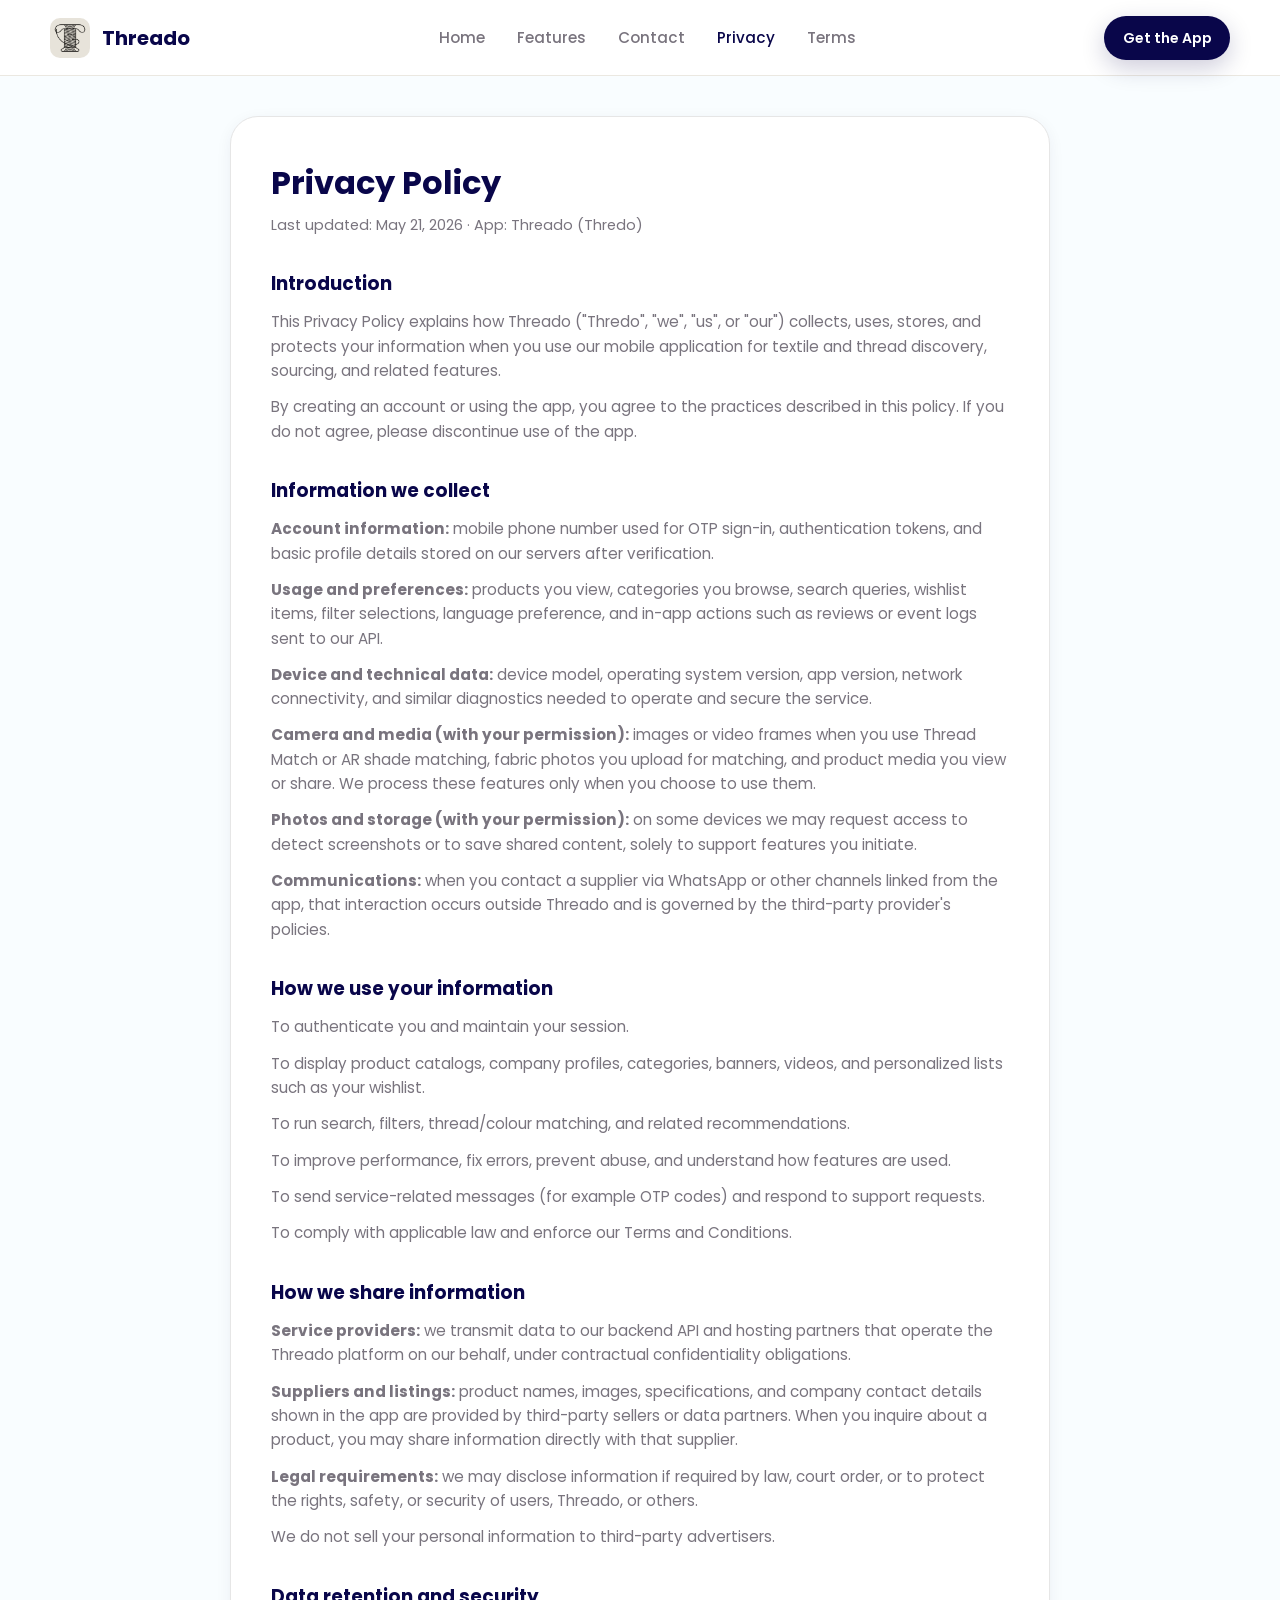
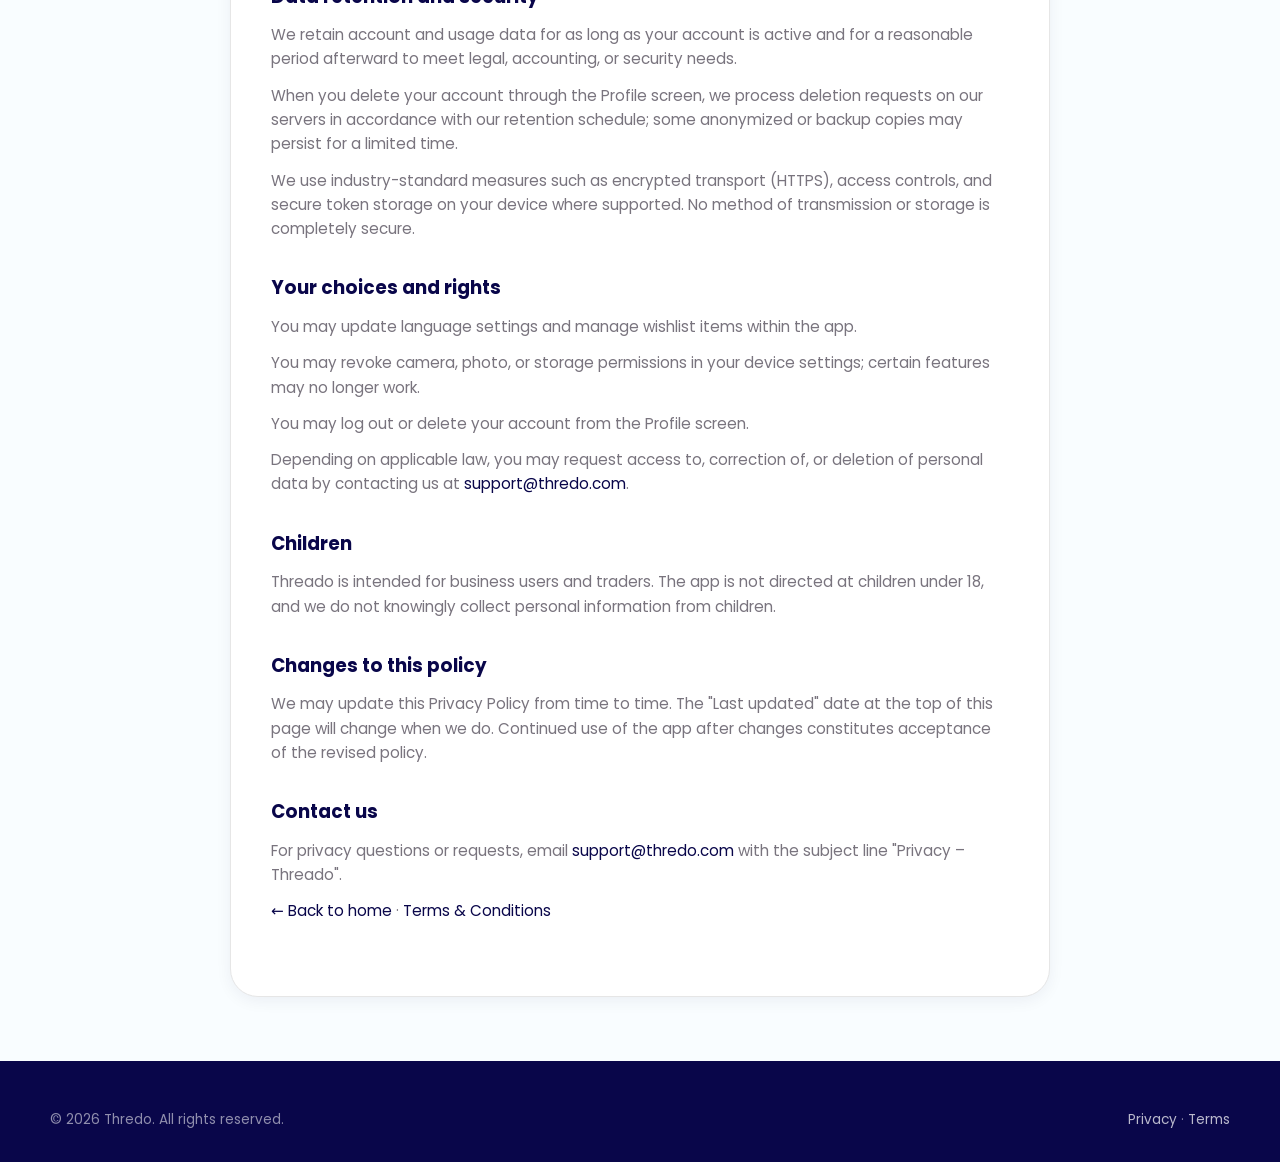
<file: website/privacy.html>
<!DOCTYPE html>
<html lang="en">
<head>
  <meta charset="UTF-8">
  <meta name="viewport" content="width=device-width, initial-scale=1.0">
  <meta name="description" content="Threado Privacy Policy — how Thredo collects, uses, and protects your information.">
  <meta name="robots" content="index, follow">
  <link rel="icon" type="image/png" href="assets/images/app-icon.png">
  <link rel="stylesheet" href="css/styles.css">
  <title>Privacy Policy — Threado | Thredo</title>
</head>
<body>
  <a class="skip-link" href="#main">Skip to content</a>

  <header class="site-header scrolled">
    <div class="container header-inner">
      <a class="brand" href="index.html">
        <img src="assets/images/app-icon.png" alt="Threado" width="40" height="40">
        Threado
      </a>
      <nav class="nav-desktop" aria-label="Primary">
        <a href="index.html">Home</a>
        <a href="index.html#features">Features</a>
        <a href="index.html#contact">Contact</a>
        <a href="privacy.html" class="active">Privacy</a>
        <a href="terms.html">Terms</a>
      </nav>
      <a class="btn btn-primary btn-sm" href="index.html#download">Get the App</a>
      <button class="nav-toggle" type="button" aria-label="Open menu" aria-expanded="false">
        <span></span><span></span><span></span>
      </button>
    </div>
    <nav class="nav-mobile" aria-label="Mobile">
      <a href="index.html">Home</a>
      <a href="terms.html">Terms &amp; Conditions</a>
      <a href="index.html#contact">Contact</a>
    </nav>
  </header>

  <main id="main" class="legal-page">
    <div class="container legal-card">
      <h1>Privacy Policy</h1>
      <p class="legal-updated">Last updated: May 21, 2026 · App: Threado (Thredo)</p>

      <section class="legal-section">
        <h2>Introduction</h2>
        <p>This Privacy Policy explains how Threado ("Thredo", "we", "us", or "our") collects, uses, stores, and protects your information when you use our mobile application for textile and thread discovery, sourcing, and related features.</p>
        <p>By creating an account or using the app, you agree to the practices described in this policy. If you do not agree, please discontinue use of the app.</p>
      </section>

      <section class="legal-section">
        <h2>Information we collect</h2>
        <p><strong>Account information:</strong> mobile phone number used for OTP sign-in, authentication tokens, and basic profile details stored on our servers after verification.</p>
        <p><strong>Usage and preferences:</strong> products you view, categories you browse, search queries, wishlist items, filter selections, language preference, and in-app actions such as reviews or event logs sent to our API.</p>
        <p><strong>Device and technical data:</strong> device model, operating system version, app version, network connectivity, and similar diagnostics needed to operate and secure the service.</p>
        <p><strong>Camera and media (with your permission):</strong> images or video frames when you use Thread Match or AR shade matching, fabric photos you upload for matching, and product media you view or share. We process these features only when you choose to use them.</p>
        <p><strong>Photos and storage (with your permission):</strong> on some devices we may request access to detect screenshots or to save shared content, solely to support features you initiate.</p>
        <p><strong>Communications:</strong> when you contact a supplier via WhatsApp or other channels linked from the app, that interaction occurs outside Threado and is governed by the third-party provider's policies.</p>
      </section>

      <section class="legal-section">
        <h2>How we use your information</h2>
        <p>To authenticate you and maintain your session.</p>
        <p>To display product catalogs, company profiles, categories, banners, videos, and personalized lists such as your wishlist.</p>
        <p>To run search, filters, thread/colour matching, and related recommendations.</p>
        <p>To improve performance, fix errors, prevent abuse, and understand how features are used.</p>
        <p>To send service-related messages (for example OTP codes) and respond to support requests.</p>
        <p>To comply with applicable law and enforce our Terms and Conditions.</p>
      </section>

      <section class="legal-section">
        <h2>How we share information</h2>
        <p><strong>Service providers:</strong> we transmit data to our backend API and hosting partners that operate the Threado platform on our behalf, under contractual confidentiality obligations.</p>
        <p><strong>Suppliers and listings:</strong> product names, images, specifications, and company contact details shown in the app are provided by third-party sellers or data partners. When you inquire about a product, you may share information directly with that supplier.</p>
        <p><strong>Legal requirements:</strong> we may disclose information if required by law, court order, or to protect the rights, safety, or security of users, Threado, or others.</p>
        <p>We do not sell your personal information to third-party advertisers.</p>
      </section>

      <section class="legal-section">
        <h2>Data retention and security</h2>
        <p>We retain account and usage data for as long as your account is active and for a reasonable period afterward to meet legal, accounting, or security needs.</p>
        <p>When you delete your account through the Profile screen, we process deletion requests on our servers in accordance with our retention schedule; some anonymized or backup copies may persist for a limited time.</p>
        <p>We use industry-standard measures such as encrypted transport (HTTPS), access controls, and secure token storage on your device where supported. No method of transmission or storage is completely secure.</p>
      </section>

      <section class="legal-section">
        <h2>Your choices and rights</h2>
        <p>You may update language settings and manage wishlist items within the app.</p>
        <p>You may revoke camera, photo, or storage permissions in your device settings; certain features may no longer work.</p>
        <p>You may log out or delete your account from the Profile screen.</p>
        <p>Depending on applicable law, you may request access to, correction of, or deletion of personal data by contacting us at <a href="mailto:support@thredo.com">support@thredo.com</a>.</p>
      </section>

      <section class="legal-section">
        <h2>Children</h2>
        <p>Threado is intended for business users and traders. The app is not directed at children under 18, and we do not knowingly collect personal information from children.</p>
      </section>

      <section class="legal-section">
        <h2>Changes to this policy</h2>
        <p>We may update this Privacy Policy from time to time. The "Last updated" date at the top of this page will change when we do. Continued use of the app after changes constitutes acceptance of the revised policy.</p>
      </section>

      <section class="legal-section">
        <h2>Contact us</h2>
        <p>For privacy questions or requests, email <a href="mailto:support@thredo.com?subject=Privacy%20%E2%80%93%20Threado">support@thredo.com</a> with the subject line "Privacy – Threado".</p>
        <p><a href="index.html">← Back to home</a> · <a href="terms.html">Terms &amp; Conditions</a></p>
      </section>
    </div>
  </main>

  <footer class="site-footer">
    <div class="container footer-bottom" style="border: none; padding-top: 0;">
      <span>&copy; <span id="year"></span> Thredo. All rights reserved.</span>
      <span><a href="privacy.html" style="color: rgba(255,255,255,0.72);">Privacy</a> · <a href="terms.html" style="color: rgba(255,255,255,0.72);">Terms</a></span>
    </div>
  </footer>

  <script>document.getElementById('year').textContent = new Date().getFullYear();</script>
  <script src="js/main.js"></script>
</body>
</html>
</file>
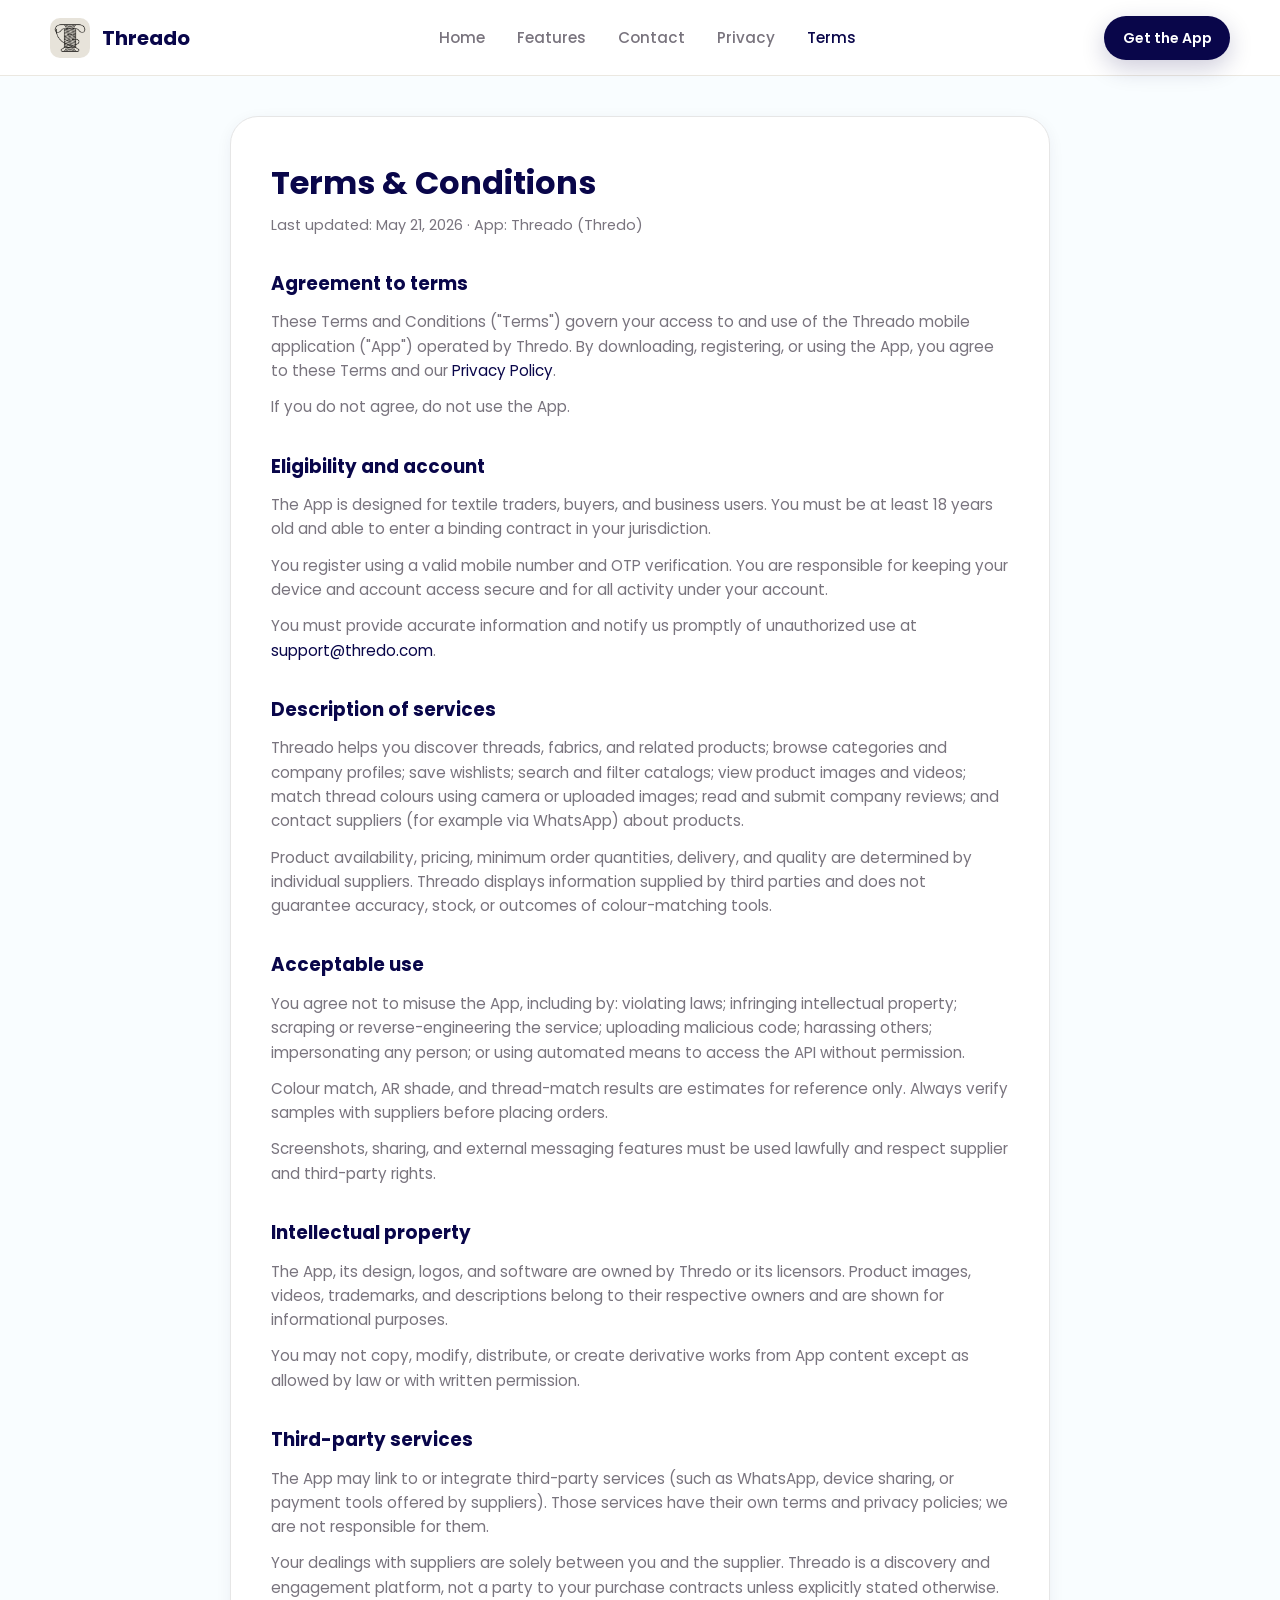
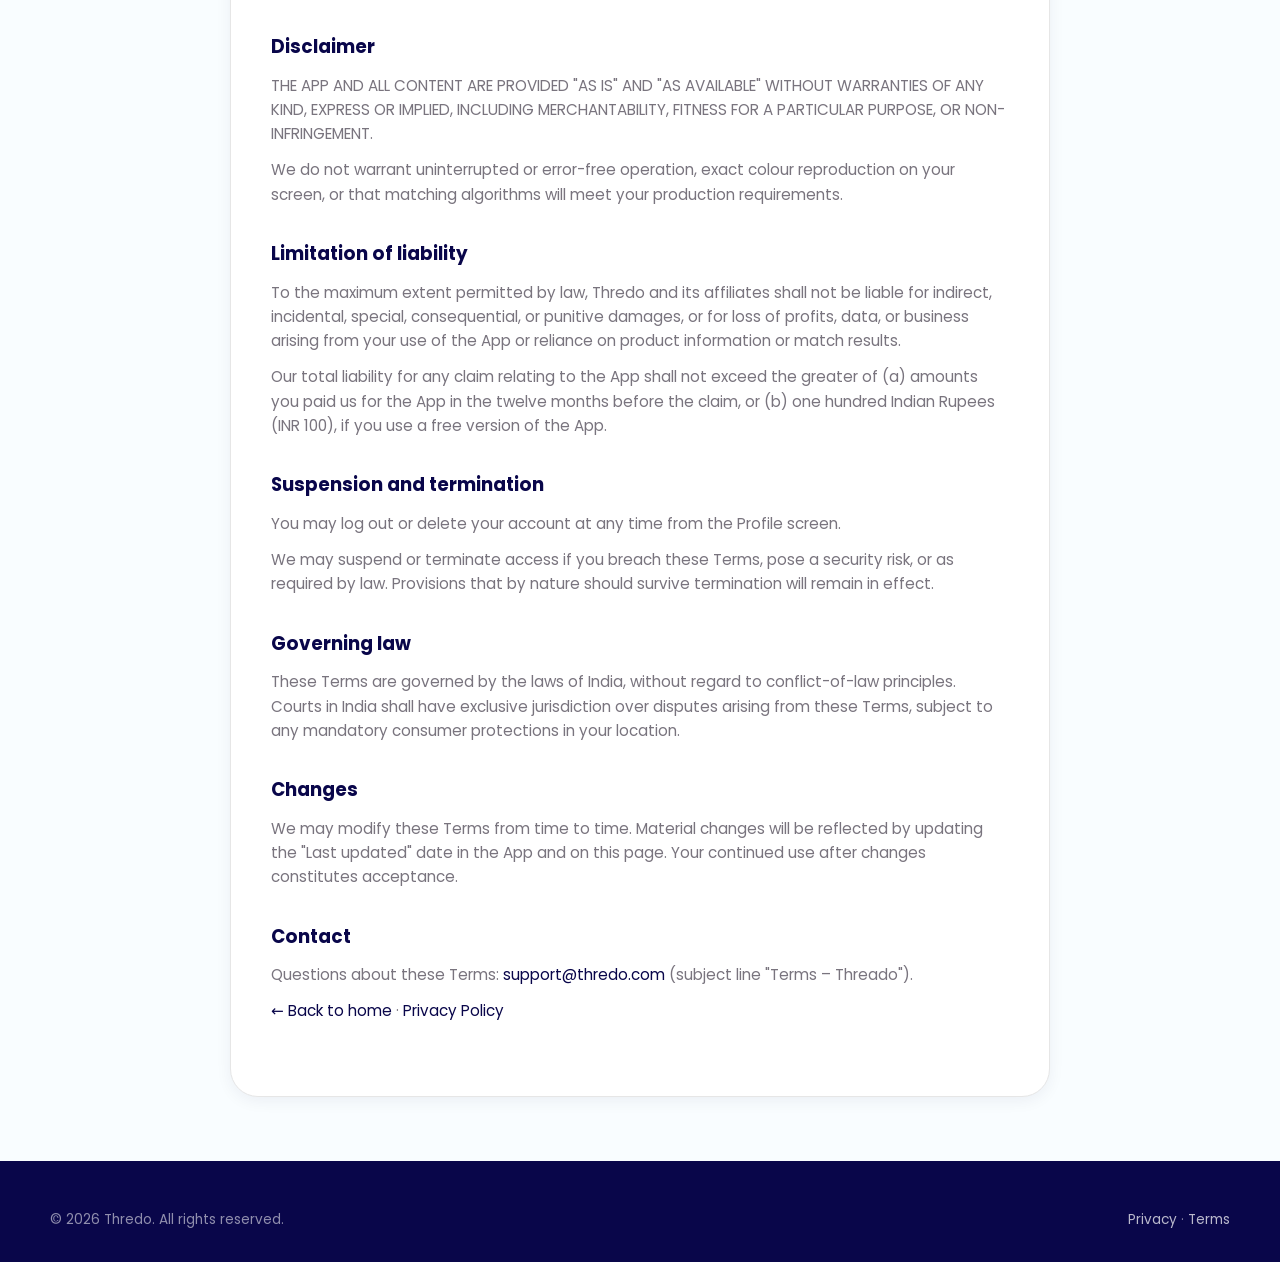
<file: website/terms.html>
<!DOCTYPE html>
<html lang="en">
<head>
  <meta charset="UTF-8">
  <meta name="viewport" content="width=device-width, initial-scale=1.0">
  <meta name="description" content="Threado Terms and Conditions — rules for using the Thredo textile discovery app.">
  <meta name="robots" content="index, follow">
  <link rel="icon" type="image/png" href="assets/images/app-icon.png">
  <link rel="stylesheet" href="css/styles.css">
  <title>Terms &amp; Conditions — Threado | Thredo</title>
</head>
<body>
  <a class="skip-link" href="#main">Skip to content</a>

  <header class="site-header scrolled">
    <div class="container header-inner">
      <a class="brand" href="index.html">
        <img src="assets/images/app-icon.png" alt="Threado" width="40" height="40">
        Threado
      </a>
      <nav class="nav-desktop" aria-label="Primary">
        <a href="index.html">Home</a>
        <a href="index.html#features">Features</a>
        <a href="index.html#contact">Contact</a>
        <a href="privacy.html">Privacy</a>
        <a href="terms.html" class="active">Terms</a>
      </nav>
      <a class="btn btn-primary btn-sm" href="index.html#download">Get the App</a>
      <button class="nav-toggle" type="button" aria-label="Open menu" aria-expanded="false">
        <span></span><span></span><span></span>
      </button>
    </div>
    <nav class="nav-mobile" aria-label="Mobile">
      <a href="index.html">Home</a>
      <a href="privacy.html">Privacy Policy</a>
      <a href="index.html#contact">Contact</a>
    </nav>
  </header>

  <main id="main" class="legal-page">
    <div class="container legal-card">
      <h1>Terms &amp; Conditions</h1>
      <p class="legal-updated">Last updated: May 21, 2026 · App: Threado (Thredo)</p>

      <section class="legal-section">
        <h2>Agreement to terms</h2>
        <p>These Terms and Conditions ("Terms") govern your access to and use of the Threado mobile application ("App") operated by Thredo. By downloading, registering, or using the App, you agree to these Terms and our <a href="privacy.html">Privacy Policy</a>.</p>
        <p>If you do not agree, do not use the App.</p>
      </section>

      <section class="legal-section">
        <h2>Eligibility and account</h2>
        <p>The App is designed for textile traders, buyers, and business users. You must be at least 18 years old and able to enter a binding contract in your jurisdiction.</p>
        <p>You register using a valid mobile number and OTP verification. You are responsible for keeping your device and account access secure and for all activity under your account.</p>
        <p>You must provide accurate information and notify us promptly of unauthorized use at <a href="mailto:support@thredo.com">support@thredo.com</a>.</p>
      </section>

      <section class="legal-section">
        <h2>Description of services</h2>
        <p>Threado helps you discover threads, fabrics, and related products; browse categories and company profiles; save wishlists; search and filter catalogs; view product images and videos; match thread colours using camera or uploaded images; read and submit company reviews; and contact suppliers (for example via WhatsApp) about products.</p>
        <p>Product availability, pricing, minimum order quantities, delivery, and quality are determined by individual suppliers. Threado displays information supplied by third parties and does not guarantee accuracy, stock, or outcomes of colour-matching tools.</p>
      </section>

      <section class="legal-section">
        <h2>Acceptable use</h2>
        <p>You agree not to misuse the App, including by: violating laws; infringing intellectual property; scraping or reverse-engineering the service; uploading malicious code; harassing others; impersonating any person; or using automated means to access the API without permission.</p>
        <p>Colour match, AR shade, and thread-match results are estimates for reference only. Always verify samples with suppliers before placing orders.</p>
        <p>Screenshots, sharing, and external messaging features must be used lawfully and respect supplier and third-party rights.</p>
      </section>

      <section class="legal-section">
        <h2>Intellectual property</h2>
        <p>The App, its design, logos, and software are owned by Thredo or its licensors. Product images, videos, trademarks, and descriptions belong to their respective owners and are shown for informational purposes.</p>
        <p>You may not copy, modify, distribute, or create derivative works from App content except as allowed by law or with written permission.</p>
      </section>

      <section class="legal-section">
        <h2>Third-party services</h2>
        <p>The App may link to or integrate third-party services (such as WhatsApp, device sharing, or payment tools offered by suppliers). Those services have their own terms and privacy policies; we are not responsible for them.</p>
        <p>Your dealings with suppliers are solely between you and the supplier. Threado is a discovery and engagement platform, not a party to your purchase contracts unless explicitly stated otherwise.</p>
      </section>

      <section class="legal-section">
        <h2>Disclaimer</h2>
        <p>THE APP AND ALL CONTENT ARE PROVIDED "AS IS" AND "AS AVAILABLE" WITHOUT WARRANTIES OF ANY KIND, EXPRESS OR IMPLIED, INCLUDING MERCHANTABILITY, FITNESS FOR A PARTICULAR PURPOSE, OR NON-INFRINGEMENT.</p>
        <p>We do not warrant uninterrupted or error-free operation, exact colour reproduction on your screen, or that matching algorithms will meet your production requirements.</p>
      </section>

      <section class="legal-section">
        <h2>Limitation of liability</h2>
        <p>To the maximum extent permitted by law, Thredo and its affiliates shall not be liable for indirect, incidental, special, consequential, or punitive damages, or for loss of profits, data, or business arising from your use of the App or reliance on product information or match results.</p>
        <p>Our total liability for any claim relating to the App shall not exceed the greater of (a) amounts you paid us for the App in the twelve months before the claim, or (b) one hundred Indian Rupees (INR 100), if you use a free version of the App.</p>
      </section>

      <section class="legal-section">
        <h2>Suspension and termination</h2>
        <p>You may log out or delete your account at any time from the Profile screen.</p>
        <p>We may suspend or terminate access if you breach these Terms, pose a security risk, or as required by law. Provisions that by nature should survive termination will remain in effect.</p>
      </section>

      <section class="legal-section">
        <h2>Governing law</h2>
        <p>These Terms are governed by the laws of India, without regard to conflict-of-law principles. Courts in India shall have exclusive jurisdiction over disputes arising from these Terms, subject to any mandatory consumer protections in your location.</p>
      </section>

      <section class="legal-section">
        <h2>Changes</h2>
        <p>We may modify these Terms from time to time. Material changes will be reflected by updating the "Last updated" date in the App and on this page. Your continued use after changes constitutes acceptance.</p>
      </section>

      <section class="legal-section">
        <h2>Contact</h2>
        <p>Questions about these Terms: <a href="mailto:support@thredo.com?subject=Terms%20%E2%80%93%20Threado">support@thredo.com</a> (subject line "Terms – Threado").</p>
        <p><a href="index.html">← Back to home</a> · <a href="privacy.html">Privacy Policy</a></p>
      </section>
    </div>
  </main>

  <footer class="site-footer">
    <div class="container footer-bottom" style="border: none; padding-top: 0;">
      <span>&copy; <span id="year"></span> Thredo. All rights reserved.</span>
      <span><a href="privacy.html" style="color: rgba(255,255,255,0.72);">Privacy</a> · <a href="terms.html" style="color: rgba(255,255,255,0.72);">Terms</a></span>
    </div>
  </footer>

  <script>document.getElementById('year').textContent = new Date().getFullYear();</script>
  <script src="js/main.js"></script>
</body>
</html>
</file>
<file: website/website/css/styles.css>
/* Threado landing page — brand: #E7E3DA, #CEAB8D, #09064A */

@font-face {
  font-family: 'Poppins';
  src: url('../assets/fonts/PoppinsRegular.ttf') format('truetype');
  font-weight: 400;
  font-style: normal;
  font-display: swap;
}

@font-face {
  font-family: 'Poppins';
  src: url('../assets/fonts/PoppinsMedium.ttf') format('truetype');
  font-weight: 500;
  font-style: normal;
  font-display: swap;
}

@font-face {
  font-family: 'Poppins';
  src: url('../assets/fonts/PoppinsSemiBold.ttf') format('truetype');
  font-weight: 600;
  font-style: normal;
  font-display: swap;
}

@font-face {
  font-family: 'Poppins';
  src: url('../assets/fonts/PoppinsBold.ttf') format('truetype');
  font-weight: 700;
  font-style: normal;
  font-display: swap;
}

:root {
  --color-primary: #e7e3da;
  --color-accent: #ceab8d;
  --color-navy: #09064a;
  --color-text: #010103;
  --color-muted: #79747e;
  --color-surface: #f9fdff;
  --color-white: #ffffff;
  --color-border: #e6e6e6;
  --shadow-sm: 0 4px 16px rgba(9, 6, 74, 0.06);
  --shadow-md: 0 12px 40px rgba(9, 6, 74, 0.1);
  --shadow-lg: 0 24px 64px rgba(9, 6, 74, 0.14);
  --radius-sm: 12px;
  --radius-md: 18px;
  --radius-lg: 28px;
  --max-width: 1180px;
  --header-height: 76px;
  --transition: 0.25s ease;
}

*,
*::before,
*::after {
  box-sizing: border-box;
}

html {
  scroll-behavior: smooth;
}

body {
  margin: 0;
  font-family: 'Poppins', system-ui, -apple-system, sans-serif;
  font-size: 16px;
  line-height: 1.6;
  color: var(--color-text);
  background: var(--color-white);
  -webkit-font-smoothing: antialiased;
}

img {
  max-width: 100%;
  height: auto;
  display: block;
}

a {
  color: var(--color-navy);
  text-decoration: none;
  transition: color var(--transition);
}

a:hover {
  color: var(--color-accent);
}

ul {
  margin: 0;
  padding: 0;
  list-style: none;
}

.container {
  width: min(100% - 2rem, var(--max-width));
  margin-inline: auto;
}

.skip-link {
  position: absolute;
  left: -9999px;
  top: 0;
  z-index: 9999;
  padding: 0.75rem 1rem;
  background: var(--color-navy);
  color: var(--color-white);
}

.skip-link:focus {
  left: 1rem;
  top: 1rem;
}

/* Header */
.site-header {
  position: fixed;
  inset: 0 0 auto 0;
  z-index: 100;
  height: var(--header-height);
  background: rgba(255, 255, 255, 0.92);
  backdrop-filter: blur(12px);
  border-bottom: 1px solid rgba(231, 227, 218, 0.8);
  transition: box-shadow var(--transition);
}

.site-header.scrolled {
  box-shadow: var(--shadow-sm);
}

.header-inner {
  display: flex;
  align-items: center;
  justify-content: space-between;
  height: var(--header-height);
  gap: 1.5rem;
}

.brand {
  display: flex;
  align-items: center;
  gap: 0.75rem;
  font-weight: 700;
  font-size: 1.25rem;
  color: var(--color-navy);
}

.brand img {
  width: 40px;
  height: 40px;
  border-radius: 10px;
}

.nav-desktop {
  display: flex;
  align-items: center;
  gap: 2rem;
}

.nav-desktop a {
  font-size: 0.95rem;
  font-weight: 500;
  color: var(--color-muted);
}

.nav-desktop a:hover,
.nav-desktop a.active {
  color: var(--color-navy);
}

.nav-toggle {
  display: none;
  width: 44px;
  height: 44px;
  border: none;
  background: var(--color-primary);
  border-radius: 12px;
  cursor: pointer;
  padding: 0;
}

.nav-toggle span {
  display: block;
  width: 20px;
  height: 2px;
  margin: 5px auto;
  background: var(--color-navy);
  transition: transform var(--transition), opacity var(--transition);
}

.nav-mobile {
  display: none;
  position: fixed;
  inset: var(--header-height) 0 0 0;
  background: rgba(255, 255, 255, 0.98);
  padding: 1.5rem;
  flex-direction: column;
  gap: 0.25rem;
  border-top: 1px solid var(--color-border);
}

.nav-mobile.open {
  display: flex;
}

.nav-mobile a {
  padding: 0.9rem 1rem;
  border-radius: var(--radius-sm);
  font-weight: 500;
  color: var(--color-navy);
}

.nav-mobile a:hover {
  background: var(--color-primary);
}

/* Buttons */
.btn {
  display: inline-flex;
  align-items: center;
  justify-content: center;
  gap: 0.5rem;
  padding: 0.85rem 1.5rem;
  border-radius: 999px;
  font-weight: 600;
  font-size: 0.95rem;
  border: none;
  cursor: pointer;
  transition: transform var(--transition), box-shadow var(--transition), background var(--transition);
}

.btn:hover {
  transform: translateY(-1px);
}

.btn-primary {
  background: var(--color-navy);
  color: var(--color-white);
  box-shadow: 0 8px 24px rgba(9, 6, 74, 0.2);
}

.btn-primary:hover {
  color: var(--color-white);
  background: #0d0a5c;
}

.btn-secondary {
  background: var(--color-primary);
  color: var(--color-navy);
}

.btn-secondary:hover {
  color: var(--color-navy);
  background: #ddd8cd;
}

.btn-sm {
  padding: 0.65rem 1.15rem;
  font-size: 0.875rem;
}

/* Hero */
.hero {
  padding: calc(var(--header-height) + 3rem) 0 4rem;
  background:
    radial-gradient(ellipse 80% 60% at 90% 10%, rgba(206, 171, 141, 0.18), transparent),
    radial-gradient(ellipse 60% 50% at 0% 80%, rgba(231, 227, 218, 0.55), transparent),
    linear-gradient(180deg, var(--color-surface) 0%, var(--color-white) 100%);
  overflow: hidden;
}

.hero-grid {
  display: grid;
  grid-template-columns: 1.05fr 0.95fr;
  gap: 3rem;
  align-items: center;
}

.hero-badge {
  display: inline-flex;
  align-items: center;
  gap: 0.5rem;
  padding: 0.45rem 0.9rem;
  border-radius: 999px;
  background: rgba(231, 227, 218, 0.7);
  color: var(--color-navy);
  font-size: 0.8rem;
  font-weight: 600;
  margin-bottom: 1.25rem;
}

.hero-badge::before {
  content: '';
  width: 8px;
  height: 8px;
  border-radius: 50%;
  background: var(--color-accent);
}

.hero h1 {
  margin: 0 0 1rem;
  font-size: clamp(2.2rem, 5vw, 3.5rem);
  line-height: 1.12;
  letter-spacing: -0.02em;
  color: var(--color-navy);
}

.hero h1 span {
  color: var(--color-accent);
}

.hero-lead {
  margin: 0 0 1.75rem;
  font-size: 1.125rem;
  color: var(--color-muted);
  max-width: 34rem;
}

.hero-actions {
  display: flex;
  flex-wrap: wrap;
  gap: 0.85rem;
  margin-bottom: 2rem;
}

.hero-stats {
  display: flex;
  flex-wrap: wrap;
  gap: 1.5rem;
}

.stat {
  min-width: 120px;
}

.stat strong {
  display: block;
  font-size: 1.35rem;
  color: var(--color-navy);
}

.stat span {
  font-size: 0.85rem;
  color: var(--color-muted);
}

.hero-visual {
  position: relative;
  display: flex;
  justify-content: center;
}

.phone-frame {
  position: relative;
  width: min(100%, 320px);
  padding: 12px;
  border-radius: 36px;
  background: linear-gradient(145deg, #1a1744, var(--color-navy));
  box-shadow: var(--shadow-lg);
}

.phone-screen {
  border-radius: 28px;
  overflow: hidden;
  background: var(--color-white);
  aspect-ratio: 9 / 19;
}

.phone-screen img {
  width: 100%;
  height: 100%;
  object-fit: cover;
}

.floating-card {
  position: absolute;
  padding: 0.85rem 1rem;
  background: var(--color-white);
  border-radius: var(--radius-sm);
  box-shadow: var(--shadow-md);
  font-size: 0.8rem;
  font-weight: 600;
  color: var(--color-navy);
  animation: float 4s ease-in-out infinite;
}

.floating-card--left {
  left: -8%;
  bottom: 18%;
}

.floating-card--right {
  right: -6%;
  top: 22%;
  animation-delay: 1.2s;
}

@keyframes float {
  0%, 100% { transform: translateY(0); }
  50% { transform: translateY(-8px); }
}

/* Sections */
.section {
  padding: 5rem 0;
}

.section-alt {
  background: linear-gradient(180deg, var(--color-white) 0%, var(--color-surface) 100%);
}

.section-header {
  text-align: center;
  max-width: 680px;
  margin: 0 auto 3rem;
}

.section-label {
  display: inline-block;
  margin-bottom: 0.75rem;
  font-size: 0.8rem;
  font-weight: 600;
  letter-spacing: 0.08em;
  text-transform: uppercase;
  color: var(--color-accent);
}

.section-header h2 {
  margin: 0 0 0.85rem;
  font-size: clamp(1.75rem, 3.5vw, 2.5rem);
  line-height: 1.2;
  color: var(--color-navy);
}

.section-header p {
  margin: 0;
  color: var(--color-muted);
  font-size: 1.05rem;
}

/* About */
.about-grid {
  display: grid;
  grid-template-columns: 1fr 1fr;
  gap: 2.5rem;
  align-items: center;
}

.about-image {
  border-radius: var(--radius-lg);
  overflow: hidden;
  box-shadow: var(--shadow-md);
}

.about-content p {
  color: var(--color-muted);
  margin: 0 0 1rem;
}

.about-list {
  margin-top: 1.5rem;
}

.about-list li {
  display: flex;
  align-items: flex-start;
  gap: 0.75rem;
  margin-bottom: 0.85rem;
  color: var(--color-text);
  font-weight: 500;
}

.about-list li::before {
  content: '✓';
  flex-shrink: 0;
  width: 24px;
  height: 24px;
  display: grid;
  place-items: center;
  border-radius: 50%;
  background: var(--color-primary);
  color: var(--color-navy);
  font-size: 0.75rem;
  font-weight: 700;
}

/* Features */
.features-grid {
  display: grid;
  grid-template-columns: repeat(3, 1fr);
  gap: 1.5rem;
}

.feature-card {
  padding: 1.75rem;
  border-radius: var(--radius-md);
  background: var(--color-white);
  border: 1px solid var(--color-border);
  box-shadow: var(--shadow-sm);
  transition: transform var(--transition), box-shadow var(--transition);
}

.feature-card:hover {
  transform: translateY(-4px);
  box-shadow: var(--shadow-md);
}

.feature-icon {
  width: 52px;
  height: 52px;
  display: grid;
  place-items: center;
  border-radius: 14px;
  background: linear-gradient(135deg, var(--color-primary), rgba(206, 171, 141, 0.35));
  font-size: 1.4rem;
  margin-bottom: 1.1rem;
}

.feature-card h3 {
  margin: 0 0 0.6rem;
  font-size: 1.1rem;
  color: var(--color-navy);
}

.feature-card p {
  margin: 0;
  font-size: 0.95rem;
  color: var(--color-muted);
}

/* How it works */
.steps {
  display: grid;
  grid-template-columns: repeat(4, 1fr);
  gap: 1.25rem;
  counter-reset: step;
}

.step-card {
  position: relative;
  padding: 1.5rem 1.25rem;
  border-radius: var(--radius-md);
  background: var(--color-white);
  border: 1px solid var(--color-border);
  text-align: center;
}

.step-card::before {
  counter-increment: step;
  content: counter(step);
  display: grid;
  place-items: center;
  width: 40px;
  height: 40px;
  margin: 0 auto 1rem;
  border-radius: 50%;
  background: var(--color-navy);
  color: var(--color-white);
  font-weight: 700;
}

.step-card h3 {
  margin: 0 0 0.5rem;
  font-size: 1rem;
  color: var(--color-navy);
}

.step-card p {
  margin: 0;
  font-size: 0.9rem;
  color: var(--color-muted);
}

/* Screenshots */
.gallery {
  display: grid;
  grid-template-columns: repeat(3, 1fr);
  gap: 1.25rem;
}

.gallery-item {
  position: relative;
  border-radius: var(--radius-md);
  overflow: hidden;
  aspect-ratio: 3 / 4;
  box-shadow: var(--shadow-sm);
}

.gallery-item img {
  width: 100%;
  height: 100%;
  object-fit: cover;
  transition: transform 0.4s ease;
}

.gallery-item:hover img {
  transform: scale(1.04);
}

.gallery-caption {
  position: absolute;
  inset: auto 0 0 0;
  padding: 1rem;
  background: linear-gradient(transparent, rgba(9, 6, 74, 0.75));
  color: var(--color-white);
  font-size: 0.85rem;
  font-weight: 600;
}

/* CTA */
.cta-band {
  margin: 0 1rem;
  padding: 3rem 2rem;
  border-radius: var(--radius-lg);
  background: linear-gradient(135deg, var(--color-navy) 0%, #1a1744 100%);
  color: var(--color-white);
  text-align: center;
  box-shadow: var(--shadow-lg);
}

.cta-band h2 {
  margin: 0 0 0.75rem;
  font-size: clamp(1.5rem, 3vw, 2rem);
}

.cta-band p {
  margin: 0 auto 1.5rem;
  max-width: 520px;
  color: rgba(255, 255, 255, 0.82);
}

.cta-band .btn-primary {
  background: var(--color-accent);
  color: var(--color-navy);
  box-shadow: none;
}

.cta-band .btn-primary:hover {
  background: #d9b99a;
  color: var(--color-navy);
}

/* Contact */
.contact-grid {
  display: grid;
  grid-template-columns: 1fr 1fr;
  gap: 2rem;
}

.contact-card {
  padding: 2rem;
  border-radius: var(--radius-md);
  background: var(--color-white);
  border: 1px solid var(--color-border);
  box-shadow: var(--shadow-sm);
}

.contact-card h3 {
  margin: 0 0 0.5rem;
  color: var(--color-navy);
}

.contact-card p {
  margin: 0 0 1rem;
  color: var(--color-muted);
}

.contact-link {
  display: inline-flex;
  align-items: center;
  gap: 0.5rem;
  font-weight: 600;
  color: var(--color-navy);
}

.contact-meta {
  font-size: 0.9rem;
  color: var(--color-muted);
}

/* Footer */
.site-footer {
  padding: 3rem 0 2rem;
  background: var(--color-navy);
  color: rgba(255, 255, 255, 0.82);
}

.footer-grid {
  display: grid;
  grid-template-columns: 1.4fr 1fr 1fr;
  gap: 2rem;
  margin-bottom: 2.5rem;
}

.footer-brand p {
  margin: 0.75rem 0 0;
  font-size: 0.9rem;
  line-height: 1.7;
  color: rgba(255, 255, 255, 0.7);
}

.footer-brand .brand {
  color: var(--color-white);
}

.footer-links h4 {
  margin: 0 0 1rem;
  font-size: 0.95rem;
  color: var(--color-white);
}

.footer-links a {
  display: block;
  margin-bottom: 0.55rem;
  font-size: 0.9rem;
  color: rgba(255, 255, 255, 0.72);
}

.footer-links a:hover {
  color: var(--color-accent);
}

.footer-bottom {
  padding-top: 1.5rem;
  border-top: 1px solid rgba(255, 255, 255, 0.12);
  display: flex;
  flex-wrap: wrap;
  justify-content: space-between;
  gap: 0.75rem;
  font-size: 0.85rem;
  color: rgba(255, 255, 255, 0.55);
}

/* Legal pages */
.legal-page {
  padding: calc(var(--header-height) + 2.5rem) 0 4rem;
  background: var(--color-surface);
}

.legal-card {
  max-width: 820px;
  margin: 0 auto;
  padding: 2.5rem;
  background: var(--color-white);
  border-radius: var(--radius-lg);
  border: 1px solid var(--color-border);
  box-shadow: var(--shadow-sm);
}

.legal-card h1 {
  margin: 0 0 0.35rem;
  font-size: 2rem;
  color: var(--color-navy);
}

.legal-updated {
  margin: 0 0 2rem;
  font-size: 0.9rem;
  color: var(--color-muted);
}

.legal-section {
  margin-bottom: 2rem;
}

.legal-section h2 {
  margin: 0 0 0.75rem;
  font-size: 1.15rem;
  color: var(--color-navy);
}

.legal-section p {
  margin: 0 0 0.75rem;
  color: var(--color-muted);
  font-size: 0.95rem;
}

/* Reveal animation */
.reveal {
  opacity: 0;
  transform: translateY(24px);
  transition: opacity 0.6s ease, transform 0.6s ease;
}

.reveal.visible {
  opacity: 1;
  transform: translateY(0);
}

/* Responsive */
@media (max-width: 1024px) {
  .features-grid {
    grid-template-columns: repeat(2, 1fr);
  }

  .steps {
    grid-template-columns: repeat(2, 1fr);
  }
}

@media (max-width: 768px) {
  .nav-desktop,
  .header-inner > .btn-sm {
    display: none;
  }

  .nav-toggle {
    display: block;
  }

  .hero-grid,
  .about-grid,
  .contact-grid,
  .footer-grid {
    grid-template-columns: 1fr;
  }

  .hero {
    padding-top: calc(var(--header-height) + 2rem);
  }

  .hero-visual {
    order: -1;
  }

  .floating-card {
    display: none;
  }

  .features-grid,
  .gallery,
  .steps {
    grid-template-columns: 1fr;
  }

  .section {
    padding: 3.5rem 0;
  }

  .legal-card {
    padding: 1.5rem;
  }
}
</file>
<file: website/css/styles.css>
/* Threado landing page — brand: #E7E3DA, #CEAB8D, #09064A */

@font-face {
  font-family: 'Poppins';
  src: url('../assets/fonts/PoppinsRegular.ttf') format('truetype');
  font-weight: 400;
  font-style: normal;
  font-display: swap;
}

@font-face {
  font-family: 'Poppins';
  src: url('../assets/fonts/PoppinsMedium.ttf') format('truetype');
  font-weight: 500;
  font-style: normal;
  font-display: swap;
}

@font-face {
  font-family: 'Poppins';
  src: url('../assets/fonts/PoppinsSemiBold.ttf') format('truetype');
  font-weight: 600;
  font-style: normal;
  font-display: swap;
}

@font-face {
  font-family: 'Poppins';
  src: url('../assets/fonts/PoppinsBold.ttf') format('truetype');
  font-weight: 700;
  font-style: normal;
  font-display: swap;
}

:root {
  --color-primary: #e7e3da;
  --color-accent: #ceab8d;
  --color-navy: #09064a;
  --color-text: #010103;
  --color-muted: #79747e;
  --color-surface: #f9fdff;
  --color-white: #ffffff;
  --color-border: #e6e6e6;
  --shadow-sm: 0 4px 16px rgba(9, 6, 74, 0.06);
  --shadow-md: 0 12px 40px rgba(9, 6, 74, 0.1);
  --shadow-lg: 0 24px 64px rgba(9, 6, 74, 0.14);
  --radius-sm: 12px;
  --radius-md: 18px;
  --radius-lg: 28px;
  --max-width: 1180px;
  --header-height: 76px;
  --transition: 0.25s ease;
}

*,
*::before,
*::after {
  box-sizing: border-box;
}

html {
  scroll-behavior: smooth;
}

body {
  margin: 0;
  font-family: 'Poppins', system-ui, -apple-system, sans-serif;
  font-size: 16px;
  line-height: 1.6;
  color: var(--color-text);
  background: var(--color-white);
  -webkit-font-smoothing: antialiased;
}

img {
  max-width: 100%;
  height: auto;
  display: block;
}

a {
  color: var(--color-navy);
  text-decoration: none;
  transition: color var(--transition);
}

a:hover {
  color: var(--color-accent);
}

ul {
  margin: 0;
  padding: 0;
  list-style: none;
}

.container {
  width: min(100% - 2rem, var(--max-width));
  margin-inline: auto;
}

.skip-link {
  position: absolute;
  left: -9999px;
  top: 0;
  z-index: 9999;
  padding: 0.75rem 1rem;
  background: var(--color-navy);
  color: var(--color-white);
}

.skip-link:focus {
  left: 1rem;
  top: 1rem;
}

/* Header */
.site-header {
  position: fixed;
  inset: 0 0 auto 0;
  z-index: 100;
  height: var(--header-height);
  background: rgba(255, 255, 255, 0.92);
  backdrop-filter: blur(12px);
  border-bottom: 1px solid rgba(231, 227, 218, 0.8);
  transition: box-shadow var(--transition);
}

.site-header.scrolled {
  box-shadow: var(--shadow-sm);
}

.header-inner {
  display: flex;
  align-items: center;
  justify-content: space-between;
  height: var(--header-height);
  gap: 1.5rem;
}

.brand {
  display: flex;
  align-items: center;
  gap: 0.75rem;
  font-weight: 700;
  font-size: 1.25rem;
  color: var(--color-navy);
}

.brand img {
  width: 40px;
  height: 40px;
  border-radius: 10px;
}

.nav-desktop {
  display: flex;
  align-items: center;
  gap: 2rem;
}

.nav-desktop a {
  font-size: 0.95rem;
  font-weight: 500;
  color: var(--color-muted);
}

.nav-desktop a:hover,
.nav-desktop a.active {
  color: var(--color-navy);
}

.nav-toggle {
  display: none;
  width: 44px;
  height: 44px;
  border: none;
  background: var(--color-primary);
  border-radius: 12px;
  cursor: pointer;
  padding: 0;
}

.nav-toggle span {
  display: block;
  width: 20px;
  height: 2px;
  margin: 5px auto;
  background: var(--color-navy);
  transition: transform var(--transition), opacity var(--transition);
}

.nav-mobile {
  display: none;
  position: fixed;
  inset: var(--header-height) 0 0 0;
  background: rgba(255, 255, 255, 0.98);
  padding: 1.5rem;
  flex-direction: column;
  gap: 0.25rem;
  border-top: 1px solid var(--color-border);
}

.nav-mobile.open {
  display: flex;
}

.nav-mobile a {
  padding: 0.9rem 1rem;
  border-radius: var(--radius-sm);
  font-weight: 500;
  color: var(--color-navy);
}

.nav-mobile a:hover {
  background: var(--color-primary);
}

/* Buttons */
.btn {
  display: inline-flex;
  align-items: center;
  justify-content: center;
  gap: 0.5rem;
  padding: 0.85rem 1.5rem;
  border-radius: 999px;
  font-weight: 600;
  font-size: 0.95rem;
  border: none;
  cursor: pointer;
  transition: transform var(--transition), box-shadow var(--transition), background var(--transition);
}

.btn:hover {
  transform: translateY(-1px);
}

.btn-primary {
  background: var(--color-navy);
  color: var(--color-white);
  box-shadow: 0 8px 24px rgba(9, 6, 74, 0.2);
}

.btn-primary:hover {
  color: var(--color-white);
  background: #0d0a5c;
}

.btn-secondary {
  background: var(--color-primary);
  color: var(--color-navy);
}

.btn-secondary:hover {
  color: var(--color-navy);
  background: #ddd8cd;
}

.btn-sm {
  padding: 0.65rem 1.15rem;
  font-size: 0.875rem;
}

/* Hero */
.hero {
  padding: calc(var(--header-height) + 3rem) 0 4rem;
  background:
    radial-gradient(ellipse 80% 60% at 90% 10%, rgba(206, 171, 141, 0.18), transparent),
    radial-gradient(ellipse 60% 50% at 0% 80%, rgba(231, 227, 218, 0.55), transparent),
    linear-gradient(180deg, var(--color-surface) 0%, var(--color-white) 100%);
  overflow: hidden;
}

.hero-grid {
  display: grid;
  grid-template-columns: 1.05fr 0.95fr;
  gap: 3rem;
  align-items: center;
}

.hero-badge {
  display: inline-flex;
  align-items: center;
  gap: 0.5rem;
  padding: 0.45rem 0.9rem;
  border-radius: 999px;
  background: rgba(231, 227, 218, 0.7);
  color: var(--color-navy);
  font-size: 0.8rem;
  font-weight: 600;
  margin-bottom: 1.25rem;
}

.hero-badge::before {
  content: '';
  width: 8px;
  height: 8px;
  border-radius: 50%;
  background: var(--color-accent);
}

.hero h1 {
  margin: 0 0 1rem;
  font-size: clamp(2.2rem, 5vw, 3.5rem);
  line-height: 1.12;
  letter-spacing: -0.02em;
  color: var(--color-navy);
}

.hero h1 span {
  color: var(--color-accent);
}

.hero-lead {
  margin: 0 0 1.75rem;
  font-size: 1.125rem;
  color: var(--color-muted);
  max-width: 34rem;
}

.hero-actions {
  display: flex;
  flex-wrap: wrap;
  gap: 0.85rem;
  margin-bottom: 2rem;
}

.hero-stats {
  display: flex;
  flex-wrap: wrap;
  gap: 1.5rem;
}

.stat {
  min-width: 120px;
}

.stat strong {
  display: block;
  font-size: 1.35rem;
  color: var(--color-navy);
}

.stat span {
  font-size: 0.85rem;
  color: var(--color-muted);
}

.hero-visual {
  position: relative;
  display: flex;
  justify-content: center;
}

.phone-frame {
  position: relative;
  width: min(100%, 320px);
  padding: 12px;
  border-radius: 36px;
  background: linear-gradient(145deg, #1a1744, var(--color-navy));
  box-shadow: var(--shadow-lg);
}

.phone-screen {
  border-radius: 28px;
  overflow: hidden;
  background: var(--color-white);
  aspect-ratio: 9 / 19;
}

.phone-screen img {
  width: 100%;
  height: 100%;
  object-fit: cover;
}

.floating-card {
  position: absolute;
  padding: 0.85rem 1rem;
  background: var(--color-white);
  border-radius: var(--radius-sm);
  box-shadow: var(--shadow-md);
  font-size: 0.8rem;
  font-weight: 600;
  color: var(--color-navy);
  animation: float 4s ease-in-out infinite;
}

.floating-card--left {
  left: -8%;
  bottom: 18%;
}

.floating-card--right {
  right: -6%;
  top: 22%;
  animation-delay: 1.2s;
}

@keyframes float {
  0%, 100% { transform: translateY(0); }
  50% { transform: translateY(-8px); }
}

/* Sections */
.section {
  padding: 5rem 0;
}

.section-alt {
  background: linear-gradient(180deg, var(--color-white) 0%, var(--color-surface) 100%);
}

.section-header {
  text-align: center;
  max-width: 680px;
  margin: 0 auto 3rem;
}

.section-label {
  display: inline-block;
  margin-bottom: 0.75rem;
  font-size: 0.8rem;
  font-weight: 600;
  letter-spacing: 0.08em;
  text-transform: uppercase;
  color: var(--color-accent);
}

.section-header h2 {
  margin: 0 0 0.85rem;
  font-size: clamp(1.75rem, 3.5vw, 2.5rem);
  line-height: 1.2;
  color: var(--color-navy);
}

.section-header p {
  margin: 0;
  color: var(--color-muted);
  font-size: 1.05rem;
}

/* About */
.about-grid {
  display: grid;
  grid-template-columns: 1fr 1fr;
  gap: 2.5rem;
  align-items: center;
}

.about-image {
  border-radius: var(--radius-lg);
  overflow: hidden;
  box-shadow: var(--shadow-md);
}

.about-content p {
  color: var(--color-muted);
  margin: 0 0 1rem;
}

.about-list {
  margin-top: 1.5rem;
}

.about-list li {
  display: flex;
  align-items: flex-start;
  gap: 0.75rem;
  margin-bottom: 0.85rem;
  color: var(--color-text);
  font-weight: 500;
}

.about-list li::before {
  content: '✓';
  flex-shrink: 0;
  width: 24px;
  height: 24px;
  display: grid;
  place-items: center;
  border-radius: 50%;
  background: var(--color-primary);
  color: var(--color-navy);
  font-size: 0.75rem;
  font-weight: 700;
}

/* Features */
.features-grid {
  display: grid;
  grid-template-columns: repeat(3, 1fr);
  gap: 1.5rem;
}

.feature-card {
  padding: 1.75rem;
  border-radius: var(--radius-md);
  background: var(--color-white);
  border: 1px solid var(--color-border);
  box-shadow: var(--shadow-sm);
  transition: transform var(--transition), box-shadow var(--transition);
}

.feature-card:hover {
  transform: translateY(-4px);
  box-shadow: var(--shadow-md);
}

.feature-icon {
  width: 52px;
  height: 52px;
  display: grid;
  place-items: center;
  border-radius: 14px;
  background: linear-gradient(135deg, var(--color-primary), rgba(206, 171, 141, 0.35));
  font-size: 1.4rem;
  margin-bottom: 1.1rem;
}

.feature-card h3 {
  margin: 0 0 0.6rem;
  font-size: 1.1rem;
  color: var(--color-navy);
}

.feature-card p {
  margin: 0;
  font-size: 0.95rem;
  color: var(--color-muted);
}

/* How it works */
.steps {
  display: grid;
  grid-template-columns: repeat(4, 1fr);
  gap: 1.25rem;
  counter-reset: step;
}

.step-card {
  position: relative;
  padding: 1.5rem 1.25rem;
  border-radius: var(--radius-md);
  background: var(--color-white);
  border: 1px solid var(--color-border);
  text-align: center;
}

.step-card::before {
  counter-increment: step;
  content: counter(step);
  display: grid;
  place-items: center;
  width: 40px;
  height: 40px;
  margin: 0 auto 1rem;
  border-radius: 50%;
  background: var(--color-navy);
  color: var(--color-white);
  font-weight: 700;
}

.step-card h3 {
  margin: 0 0 0.5rem;
  font-size: 1rem;
  color: var(--color-navy);
}

.step-card p {
  margin: 0;
  font-size: 0.9rem;
  color: var(--color-muted);
}

/* Screenshots */
.gallery {
  display: grid;
  grid-template-columns: repeat(3, 1fr);
  gap: 1.25rem;
}

.gallery-item {
  position: relative;
  border-radius: var(--radius-md);
  overflow: hidden;
  aspect-ratio: 3 / 4;
  box-shadow: var(--shadow-sm);
}

.gallery-item img {
  width: 100%;
  height: 100%;
  object-fit: cover;
  transition: transform 0.4s ease;
}

.gallery-item:hover img {
  transform: scale(1.04);
}

.gallery-caption {
  position: absolute;
  inset: auto 0 0 0;
  padding: 1rem;
  background: linear-gradient(transparent, rgba(9, 6, 74, 0.75));
  color: var(--color-white);
  font-size: 0.85rem;
  font-weight: 600;
}

/* CTA */
.cta-band {
  margin: 0 1rem;
  padding: 3rem 2rem;
  border-radius: var(--radius-lg);
  background: linear-gradient(135deg, var(--color-navy) 0%, #1a1744 100%);
  color: var(--color-white);
  text-align: center;
  box-shadow: var(--shadow-lg);
}

.cta-band h2 {
  margin: 0 0 0.75rem;
  font-size: clamp(1.5rem, 3vw, 2rem);
}

.cta-band p {
  margin: 0 auto 1.5rem;
  max-width: 520px;
  color: rgba(255, 255, 255, 0.82);
}

.cta-band .btn-primary {
  background: var(--color-accent);
  color: var(--color-navy);
  box-shadow: none;
}

.cta-band .btn-primary:hover {
  background: #d9b99a;
  color: var(--color-navy);
}

/* Contact */
.contact-grid {
  display: grid;
  grid-template-columns: 1fr 1fr;
  gap: 2rem;
}

.contact-card {
  padding: 2rem;
  border-radius: var(--radius-md);
  background: var(--color-white);
  border: 1px solid var(--color-border);
  box-shadow: var(--shadow-sm);
}

.contact-card h3 {
  margin: 0 0 0.5rem;
  color: var(--color-navy);
}

.contact-card p {
  margin: 0 0 1rem;
  color: var(--color-muted);
}

.contact-link {
  display: inline-flex;
  align-items: center;
  gap: 0.5rem;
  font-weight: 600;
  color: var(--color-navy);
}

.contact-meta {
  font-size: 0.9rem;
  color: var(--color-muted);
}

/* Footer */
.site-footer {
  padding: 3rem 0 2rem;
  background: var(--color-navy);
  color: rgba(255, 255, 255, 0.82);
}

.footer-grid {
  display: grid;
  grid-template-columns: 1.4fr 1fr 1fr;
  gap: 2rem;
  margin-bottom: 2.5rem;
}

.footer-brand p {
  margin: 0.75rem 0 0;
  font-size: 0.9rem;
  line-height: 1.7;
  color: rgba(255, 255, 255, 0.7);
}

.footer-brand .brand {
  color: var(--color-white);
}

.footer-links h4 {
  margin: 0 0 1rem;
  font-size: 0.95rem;
  color: var(--color-white);
}

.footer-links a {
  display: block;
  margin-bottom: 0.55rem;
  font-size: 0.9rem;
  color: rgba(255, 255, 255, 0.72);
}

.footer-links a:hover {
  color: var(--color-accent);
}

.footer-bottom {
  padding-top: 1.5rem;
  border-top: 1px solid rgba(255, 255, 255, 0.12);
  display: flex;
  flex-wrap: wrap;
  justify-content: space-between;
  gap: 0.75rem;
  font-size: 0.85rem;
  color: rgba(255, 255, 255, 0.55);
}

/* Legal pages */
.legal-page {
  padding: calc(var(--header-height) + 2.5rem) 0 4rem;
  background: var(--color-surface);
}

.legal-card {
  max-width: 820px;
  margin: 0 auto;
  padding: 2.5rem;
  background: var(--color-white);
  border-radius: var(--radius-lg);
  border: 1px solid var(--color-border);
  box-shadow: var(--shadow-sm);
}

.legal-card h1 {
  margin: 0 0 0.35rem;
  font-size: 2rem;
  color: var(--color-navy);
}

.legal-updated {
  margin: 0 0 2rem;
  font-size: 0.9rem;
  color: var(--color-muted);
}

.legal-section {
  margin-bottom: 2rem;
}

.legal-section h2 {
  margin: 0 0 0.75rem;
  font-size: 1.15rem;
  color: var(--color-navy);
}

.legal-section p {
  margin: 0 0 0.75rem;
  color: var(--color-muted);
  font-size: 0.95rem;
}

/* Reveal animation */
.reveal {
  opacity: 0;
  transform: translateY(24px);
  transition: opacity 0.6s ease, transform 0.6s ease;
}

.reveal.visible {
  opacity: 1;
  transform: translateY(0);
}

/* Responsive */
@media (max-width: 1024px) {
  .features-grid {
    grid-template-columns: repeat(2, 1fr);
  }

  .steps {
    grid-template-columns: repeat(2, 1fr);
  }
}

@media (max-width: 768px) {
  .nav-desktop,
  .header-inner > .btn-sm {
    display: none;
  }

  .nav-toggle {
    display: block;
  }

  .hero-grid,
  .about-grid,
  .contact-grid,
  .footer-grid {
    grid-template-columns: 1fr;
  }

  .hero {
    padding-top: calc(var(--header-height) + 2rem);
  }

  .hero-visual {
    order: -1;
  }

  .floating-card {
    display: none;
  }

  .features-grid,
  .gallery,
  .steps {
    grid-template-columns: 1fr;
  }

  .section {
    padding: 3.5rem 0;
  }

  .legal-card {
    padding: 1.5rem;
  }
}
</file>
